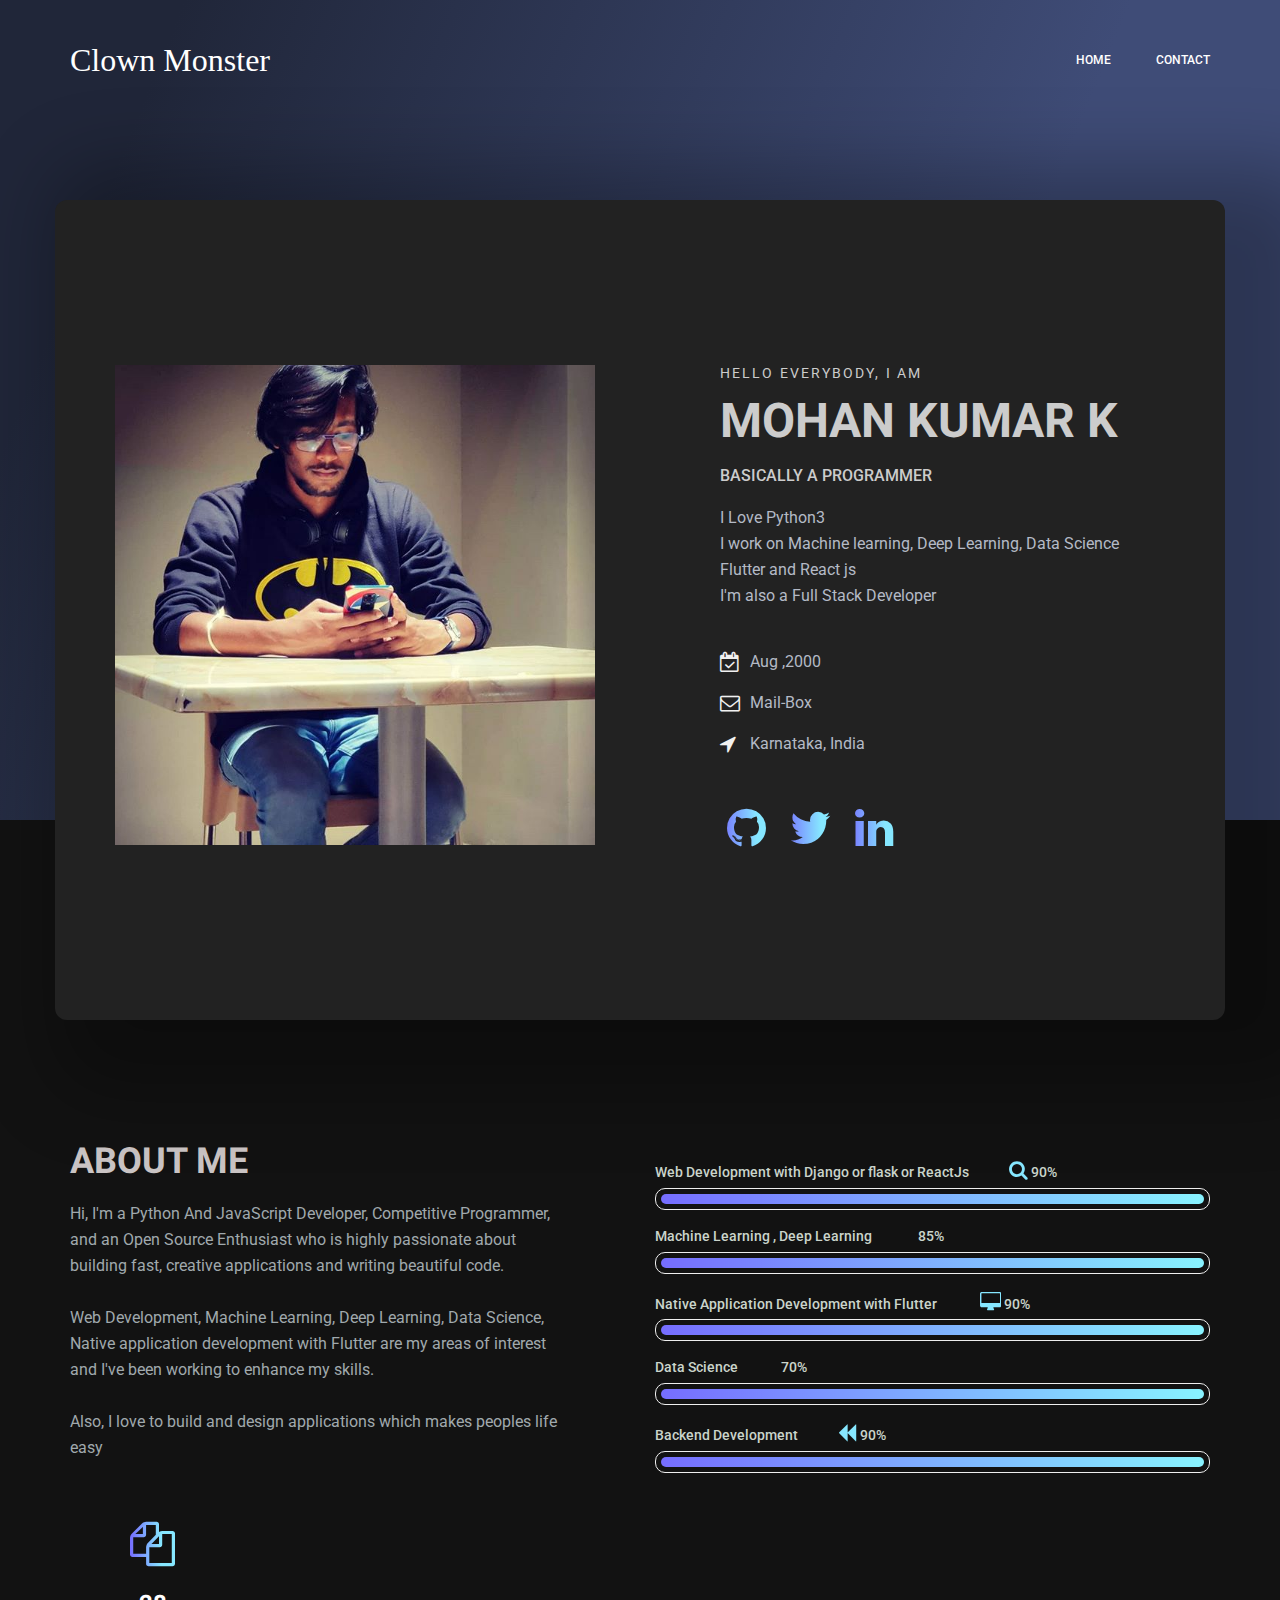
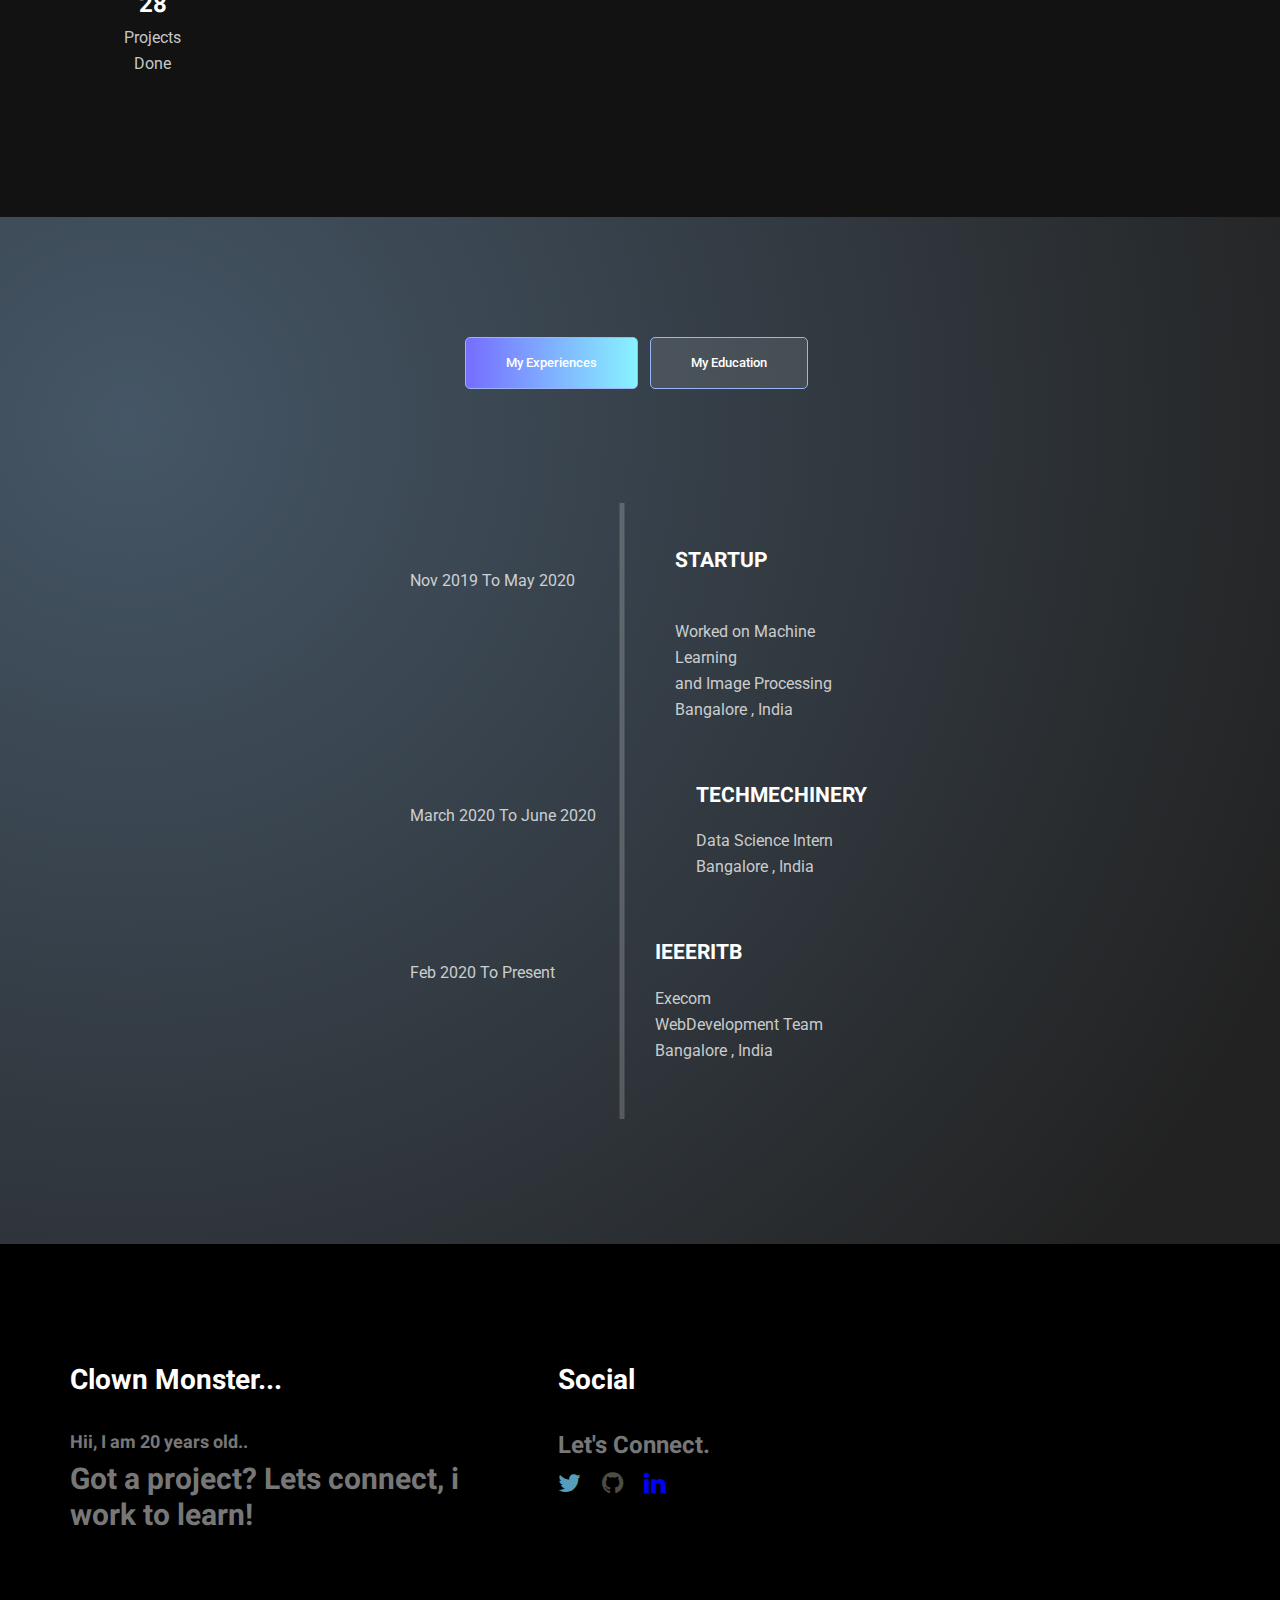
<file: index.html>
<!doctype html>
<html lang="en">
    <head>


        <!-- Required meta tags -->
        <meta charset="utf-8">
        <meta name="viewport" content="width=device-width, initial-scale=1, shrink-to-fit=no">
        <link rel="icon" href="img/favicon.png" type="image/png">
        <title>ClownMonster</title>

		<meta name="description" content="ClownMonster is a programmer who loves to work with Python3"> 
		<meta property="og:title" content="About ClownMonster"/>
		<meta property="og:url" content="" />
		<meta property="og:description" content="ClownMonster is a programmer who loves to work with Python3">
		<meta property="og:image" content="/image.png"/> 
		<meta property="og:type" content=”Portfolio” />

        <link rel="stylesheet" href="css/bootstrap.css">
        <link rel="stylesheet" href="vendors/linericon/style.css">
        <link rel="stylesheet" href="css/font-awesome.min.css">
        <link rel="stylesheet" href="vendors/owl-carousel/owl.carousel.min.css">
        <link rel="stylesheet" href="vendors/lightbox/simpleLightbox.css">
        <link rel="stylesheet" href="vendors/nice-select/css/nice-select.css">
        <link rel="stylesheet" href="vendors/animate-css/animate.css">
        <link rel="stylesheet" href="vendors/popup/magnific-popup.css">
        <link rel="stylesheet" href="css/style.css">
		<link rel="stylesheet" href="css/responsive.css">
		
    </head>
    <body>
        
        <!--================Header Menu Area =================-->
        <header class="header_area">
            <div class="main_menu">
            	<nav class="navbar navbar-expand-lg navbar-light">
					<div class="container box_1620">
						<!-- Brand and toggle get grouped for better mobile display -->
						<a class="nav-title" href="./index.html">Clown Monster</a>
						<button class="navbar-toggler" type="button" data-toggle="collapse" data-target="#navbarSupportedContent" aria-controls="navbarSupportedContent" aria-expanded="false" aria-label="Toggle navigation">
							<span class="icon-bar"></span>
							<span class="icon-bar"></span>
							<span class="icon-bar"></span>
						</button>
						<!-- Collect the nav links, forms, and other content for toggling -->
						<div class="collapse navbar-collapse offset" id="navbarSupportedContent">
							<ul class="nav navbar-nav menu_nav ml-auto">
								<li class="nav-item active"><a class="nav-link" href="./index.html">Home</a></li> 
								<li class="nav-item"><a class="nav-link" href="./contact.html">Contact</a></li>

							</ul>
						</div> 
					</div>
            	</nav>
            </div>
		</header>
		

		
        <!--================Header Menu Area =================-->
        
        <!--================Home Banner Area =================-->
        <section class="home_banner_area">
			<div class="black_1">
           	<div class="container box_1620">
           		<div class="banner_inner d-flex align-items-center">
					<div class="banner_content">
						<div class="media">
							<div class="d-flex">
								<img src="./img/profile_pic.png" alt="..." loading="lazy" alt="main_image">
							</div>
							<div class="media-body">
								<div class="personal_text">
									<h6>Hello Everybody, i am</h6>
									<div class="Hello"> <h3>Mohan Kumar K</h3> </div>
									<h4>Basically A Programmer</h4>

									<p>I Love Python3 <br>I work on Machine learning, Deep Learning, Data Science<br>Flutter and React js<br/>I'm also a Full Stack Developer</p>
									
									
									
									<ul class="list basic_info">
										 <li><a href="https://calendar.google.com/calendar/r/week/2001/5/27" target="_blank"><i class="fa fa-calendar-check-o" aria-hidden="true"></i>Aug ,2000</a></li> 
										<li ><a href="mailto:mk6386223@gmail.com" target="_blank" ><i class="fa fa-envelope-o" aria-hidden="true"></i>Mail-Box</a></li> 
										<li><a href="" target="_blank"><i class="fa fa-location-arrow" aria-hidden="true"></i> Karnataka, India</a></li>
									</ul>



									<ul class="list personal_social">
										<li><a href="https://github.com/ClownMonster" target="_blank"><i class="fa fa-github"></i></a></li>
										<li><a href="https://twitter.com/Clown_Monster10" target=" _blank"><i class="fa fa-twitter"></i></a></li>
										<li><a href="https://www.linkedin.com/in/mohan-kumar-k-6bbba8184/" target=" _blank"><i class="fa fa-linkedin"></i></a></li>

									</ul>
								</div>
							</div>
						</div>
					</div>
				</div>
			</div>
		</div>
        </section>
        <!--================End Home Banner Area =================-->
        
        <!--================Welcome Area =================-->
        <section class="welcome_area p_120">
        	<div class="container">
        		<div class="row welcome_inner">
        			<div class="col-lg-6">
        				<div class="welcome_text">
        					<h4>About Me</h4>
        					<p>Hi, I'm a Python And JavaScript Developer, Competitive Programmer,  and an Open Source Enthusiast who is highly passionate about building fast, creative applications and writing beautiful code.<br>

								<br>Web Development, Machine Learning, Deep Learning, Data Science, Native application development with Flutter are my areas of interest and I've been working to enhance my skills.<br>
								
								<br>Also, I love to build and design applications which makes peoples life easy</p>
        					<div class="row">
        						<div class="col-md-4">
        							<div class="wel_item">
										<i class="fa fa-files-o" aria-hidden="true"></i>
        								<h4>28</h4>
        								<p> Projects <br> Done
										</p>
        							</div>
        						</div>

							</div>
							
        				</div>
        			</div>
        			<div class="col-lg-6">
        				<div class="tools_expert">
        					<div class="skill_main">
																 
								<div class="skill_item">
									<h4> Web Development with Django or flask or ReactJs<i class="fa fa-search" aria-hidden="true"></i> <span class="counter"> 90</span>%</h4>
									<div class="progress_br">
										<div class="progress">
											<div class="progress-bar" role="progressbar" aria-valuenow="90" aria-valuemin="0" aria-valuemax="100"></div>
										</div>
									</div>
								</div>
								<div class="skill_item">
									<h4> Machine Learning , Deep Learning <i class="fa fa-microchip" ></i> <span class="counter"> 85</span>%</h4>
									<div class="progress_br">
										<div class="progress">
											<div class="progress-bar" role="progressbar" aria-valuenow="90" aria-valuemin="0" aria-valuemax="100"></div>
										</div>
									</div>
								</div>
								<div class="skill_item">
									<h4>Native Application Development with Flutter <i class="fa fa-desktop" ></i><span class="counter"> 90</span>% </h4>
									<div class="progress_br">
										<div class="progress">
											<div class="progress-bar" role="progressbar" aria-valuenow="85" aria-valuemin="0" aria-valuemax="100"></div>
										</div>
									</div>
								</div>
								<div class="skill_item">
									<h4> Data Science<i class="fa fa-font-awesome" > </i> <span class="counter">70</span>%</h4>
									<div class="progress_br">
										<div class="progress">
											<div class="progress-bar" role="progressbar" aria-valuenow="80" aria-valuemin="0" aria-valuemax="100"></div>
										</div>
									</div>
								</div>

								<div class="skill_item">
									<h4>Backend Development<i class="fa fa-backward" ></i> <span class="counter">90</span>%</h4>
									<div class="progress_br">
										<div class="progress">
											<div class="progress-bar" role="progressbar" aria-valuenow="80" aria-valuemin="0" aria-valuemax="100"></div>
										</div>
									</div>
								</div>
							</div>
        				</div>
					</div>
					


        		</div>
        	</div>
        </section>
        <!--================End Welcome Area =================-->
        
        <!--================My Tabs Area =================-->
        <section class="mytabs_area p_120">
        	<div class="container">
        		<div class="tabs_inner">
					<ul class="nav nav-tabs" id="myTab" role="tablist">
						<li class="nav-item">
							<a class="nav-link active" id="home-tab" data-toggle="tab" href="#home" role="tab" aria-controls="home" aria-selected="true">My Experiences</a>
						</li>
						<li class="nav-item">
							<a class="nav-link" id="profile-tab" data-toggle="tab" href="#profile" role="tab" aria-controls="profile" aria-selected="false">My Education</a>
						</li>
					</ul>
					<div class="tab-content" id="myTabContent">
						<div class="tab-pane fade show active" id="home" role="tabpanel" aria-labelledby="home-tab">
							<ul class="list">
                                <li>
                                    
                                    
									<div class="media">
										<div class="d-flex">
											<p>Nov 2019 To May 2020</p>
										</div>
										<div class="media-body">
											<h4>StartUp</h4>
                                            <p><br />Worked on Machine Learning <br/>
                                            and Image Processing
                                             <br/> Bangalore , India</p>
											
										</div>
									</div>
								</li>
								
								<li>
									
                                <div class="media">
                                    <div class="d-flex">
                                        <p>March 2020 To June 2020</p>
                                    </div>
                                    <div class="media-body">
                                    <h4>TechMechinery</h4>
                                        <p>Data Science Intern </br>Bangalore , India</p>
                                    </div>
                                </div>
								</li>
								<li>
                                    
                                    
									<div class="media">
										<div class="d-flex">
											<p>Feb 2020 To Present</p>
										</div>
										<div class="media-body">
											<h4>IEEERITB</h4>
											<p>Execom<br />WebDevelopment Team<br> Bangalore , India</p>
											
										</div>
									</div>
								</li>
								
							</ul>
						</div>
						<div class="tab-pane fade" id="profile" role="tabpanel" aria-labelledby="profile-tab">
							<ul class="list">
								<li>
									<span></span>
									<div class="media">
										<div class="d-flex">
											<p>August 2018 To present</p>
										</div>
										<div class="media-body">
											<h4>B.E </h4>
											<p>Information Science and Engineering<br/>M S Ramaiah Institute of Technology, Bangalore</p>
											
										</div>
									</div>
								</li>
								<li>
									<span></span>
									<div class="media">
										<div class="d-flex">
											<p>June 2016 To March 2018</p>
										</div>
										<div class="media-body">
											<h4>PUC</h4>
											<p> Science Stream <br />PCMB </p>
										</div>
									</div>
								</li>
								<li>
								<span></span>
									<div class="media">
										<div class="d-flex">
											<p>June 2013 To March 2016</p>
										</div>
										<div class="media-body">
											<h4>High School</h4>
										</div>
									</div>
								</li>
							</ul>
						</div>

					</div>
        		</div>
        	</div>
        </section>
        <!--================End My Tabs Area =================-->
       
        <!--================Feature Area =================-->
        
        </section>
        <!--================End Home Gallery Area =================-->
        
        <footer class="footer_area p_120">
        	<div class="container">
        		<div class="row footer_inner">
					<div class="col-lg-5 col-sm-6">
        				<aside class="f_widget ab_widget">
        					<div class="f_title">
        						<h2>Clown Monster...</h2>
        					</div>
							<p> <h4> Hii, I am 20 years old..<br>  </h4>
							<h2> Got a project? Lets connect, i work to learn!</h2>
														
							<br> 
                            </p>
							
        				</aside>
        			</div>

        			<div class="col-lg-2">
        				<aside class="f_widget social_widget">
        					<div class="f_title">
        						<h2>Social</h2>
        					</div>
        					<p><h3>Let's Connect. </h3></p>
        					<ul class="list">
        						<!-- <li><a href="#"><i class="fa fa-youtube"></i></a></li> -->
								<li><a href="https://twitter.com/Clown_Monster10" style="color: rgb(85, 158, 187);"><i class="fa fa-twitter"></i></a></li>
								<li><a href="https://github.com/ClownMonster" style="color: rgb(76, 77, 69);"><i class="fa fa-github"></i></a></li>
        						<li><a href="https://www.linkedin.com/in/mohan-kumar-k-6bbba8184/" style="color: blue;"><i class="fa fa-linkedin"></i></a></li>
								<!-- <li><a href=""><i class="fa fa-instagram"></i></a></li> -->
								
                            </ul>
        				</aside>
        			</div>
        		</div>
        	</div>
        </footer>
        <!--================End Footer Area =================-->
        
        
        
        
        
        
        <!-- Optional JavaScript -->
        <!-- jQuery first, then Popper.js, then Bootstrap JS -->
        <script src="js/jquery-3.3.1.min.js"></script>
        <script src="js/popper.js"></script>
        <script src="js/bootstrap.min.js"></script>
        <script src="js/stellar.js"></script>
        <script src="vendors/lightbox/simpleLightbox.min.js"></script>
        <script src="vendors/nice-select/js/jquery.nice-select.min.js"></script>
        <script src="vendors/isotope/imagesloaded.pkgd.min.js"></script>
        <script src="vendors/isotope/isotope.pkgd.min.js"></script>
        <script src="vendors/owl-carousel/owl.carousel.min.js"></script>
        <script src="vendors/popup/jquery.magnific-popup.min.js"></script>
        <!-- <script src="js/jquery.ajaxchimp.min.js"></script> -->
        <!-- <script src="vendors/counter-up/jquery.waypoints.min.js"></script>
        <script src="vendors/counter-up/jquery.counterup.min.js"></script> -->
        <!-- <script src="js/mail-script.js"></script> -->
        <script src="js/theme.js"></script>
    </body>
</html>
</file>
<file: vendors/linericon/style.css>
@font-face {
	font-family: 'Linearicons-Free';
	src:url('fonts/Linearicons-Free.eot?w118d');
	src:url('fonts/Linearicons-Free.eot?#iefixw118d') format('embedded-opentype'),
		url('fonts/Linearicons-Free.woff2?w118d') format('woff2'),
		url('fonts/Linearicons-Free.woff?w118d') format('woff'),
		url('fonts/Linearicons-Free.ttf?w118d') format('truetype'),
		url('fonts/Linearicons-Free.svg?w118d#Linearicons-Free') format('svg');
	font-weight: normal;
	font-style: normal;
}

.lnr {
	font-family: 'Linearicons-Free';
	speak: none;
	font-style: normal;
	font-weight: normal;
	font-variant: normal;
	text-transform: none;
	line-height: 1;

	/* Better Font Rendering =========== */
	-webkit-font-smoothing: antialiased;
	-moz-osx-font-smoothing: grayscale;
}

.lnr-home:before {
	content: "\e800";
}
.lnr-apartment:before {
	content: "\e801";
}
.lnr-pencil:before {
	content: "\e802";
}
.lnr-magic-wand:before {
	content: "\e803";
}
.lnr-drop:before {
	content: "\e804";
}
.lnr-lighter:before {
	content: "\e805";
}
.lnr-poop:before {
	content: "\e806";
}
.lnr-sun:before {
	content: "\e807";
}
.lnr-moon:before {
	content: "\e808";
}
.lnr-cloud:before {
	content: "\e809";
}
.lnr-cloud-upload:before {
	content: "\e80a";
}
.lnr-cloud-download:before {
	content: "\e80b";
}
.lnr-cloud-sync:before {
	content: "\e80c";
}
.lnr-cloud-check:before {
	content: "\e80d";
}
.lnr-database:before {
	content: "\e80e";
}
.lnr-lock:before {
	content: "\e80f";
}
.lnr-cog:before {
	content: "\e810";
}
.lnr-trash:before {
	content: "\e811";
}
.lnr-dice:before {
	content: "\e812";
}
.lnr-heart:before {
	content: "\e813";
}
.lnr-star:before {
	content: "\e814";
}
.lnr-star-half:before {
	content: "\e815";
}
.lnr-star-empty:before {
	content: "\e816";
}
.lnr-flag:before {
	content: "\e817";
}
.lnr-envelope:before {
	content: "\e818";
}
.lnr-paperclip:before {
	content: "\e819";
}
.lnr-inbox:before {
	content: "\e81a";
}
.lnr-eye:before {
	content: "\e81b";
}
.lnr-printer:before {
	content: "\e81c";
}
.lnr-file-empty:before {
	content: "\e81d";
}
.lnr-file-add:before {
	content: "\e81e";
}
.lnr-enter:before {
	content: "\e81f";
}
.lnr-exit:before {
	content: "\e820";
}
.lnr-graduation-hat:before {
	content: "\e821";
}
.lnr-license:before {
	content: "\e822";
}
.lnr-music-note:before {
	content: "\e823";
}
.lnr-film-play:before {
	content: "\e824";
}
.lnr-camera-video:before {
	content: "\e825";
}
.lnr-camera:before {
	content: "\e826";
}
.lnr-picture:before {
	content: "\e827";
}
.lnr-book:before {
	content: "\e828";
}
.lnr-bookmark:before {
	content: "\e829";
}
.lnr-user:before {
	content: "\e82a";
}
.lnr-users:before {
	content: "\e82b";
}
.lnr-shirt:before {
	content: "\e82c";
}
.lnr-store:before {
	content: "\e82d";
}
.lnr-cart:before {
	content: "\e82e";
}
.lnr-tag:before {
	content: "\e82f";
}
.lnr-phone-handset:before {
	content: "\e830";
}
.lnr-phone:before {
	content: "\e831";
}
.lnr-pushpin:before {
	content: "\e832";
}
.lnr-map-marker:before {
	content: "\e833";
}
.lnr-map:before {
	content: "\e834";
}
.lnr-location:before {
	content: "\e835";
}
.lnr-calendar-full:before {
	content: "\e836";
}
.lnr-keyboard:before {
	content: "\e837";
}
.lnr-spell-check:before {
	content: "\e838";
}
.lnr-screen:before {
	content: "\e839";
}
.lnr-smartphone:before {
	content: "\e83a";
}
.lnr-tablet:before {
	content: "\e83b";
}
.lnr-laptop:before {
	content: "\e83c";
}
.lnr-laptop-phone:before {
	content: "\e83d";
}
.lnr-power-switch:before {
	content: "\e83e";
}
.lnr-bubble:before {
	content: "\e83f";
}
.lnr-heart-pulse:before {
	content: "\e840";
}
.lnr-construction:before {
	content: "\e841";
}
.lnr-pie-chart:before {
	content: "\e842";
}
.lnr-chart-bars:before {
	content: "\e843";
}
.lnr-gift:before {
	content: "\e844";
}
.lnr-diamond:before {
	content: "\e845";
}
.lnr-linearicons:before {
	content: "\e846";
}
.lnr-dinner:before {
	content: "\e847";
}
.lnr-coffee-cup:before {
	content: "\e848";
}
.lnr-leaf:before {
	content: "\e849";
}
.lnr-paw:before {
	content: "\e84a";
}
.lnr-rocket:before {
	content: "\e84b";
}
.lnr-briefcase:before {
	content: "\e84c";
}
.lnr-bus:before {
	content: "\e84d";
}
.lnr-car:before {
	content: "\e84e";
}
.lnr-train:before {
	content: "\e84f";
}
.lnr-bicycle:before {
	content: "\e850";
}
.lnr-wheelchair:before {
	content: "\e851";
}
.lnr-select:before {
	content: "\e852";
}
.lnr-earth:before {
	content: "\e853";
}
.lnr-smile:before {
	content: "\e854";
}
.lnr-sad:before {
	content: "\e855";
}
.lnr-neutral:before {
	content: "\e856";
}
.lnr-mustache:before {
	content: "\e857";
}
.lnr-alarm:before {
	content: "\e858";
}
.lnr-bullhorn:before {
	content: "\e859";
}
.lnr-volume-high:before {
	content: "\e85a";
}
.lnr-volume-medium:before {
	content: "\e85b";
}
.lnr-volume-low:before {
	content: "\e85c";
}
.lnr-volume:before {
	content: "\e85d";
}
.lnr-mic:before {
	content: "\e85e";
}
.lnr-hourglass:before {
	content: "\e85f";
}
.lnr-undo:before {
	content: "\e860";
}
.lnr-redo:before {
	content: "\e861";
}
.lnr-sync:before {
	content: "\e862";
}
.lnr-history:before {
	content: "\e863";
}
.lnr-clock:before {
	content: "\e864";
}
.lnr-download:before {
	content: "\e865";
}
.lnr-upload:before {
	content: "\e866";
}
.lnr-enter-down:before {
	content: "\e867";
}
.lnr-exit-up:before {
	content: "\e868";
}
.lnr-bug:before {
	content: "\e869";
}
.lnr-code:before {
	content: "\e86a";
}
.lnr-link:before {
	content: "\e86b";
}
.lnr-unlink:before {
	content: "\e86c";
}
.lnr-thumbs-up:before {
	content: "\e86d";
}
.lnr-thumbs-down:before {
	content: "\e86e";
}
.lnr-magnifier:before {
	content: "\e86f";
}
.lnr-cross:before {
	content: "\e870";
}
.lnr-menu:before {
	content: "\e871";
}
.lnr-list:before {
	content: "\e872";
}
.lnr-chevron-up:before {
	content: "\e873";
}
.lnr-chevron-down:before {
	content: "\e874";
}
.lnr-chevron-left:before {
	content: "\e875";
}
.lnr-chevron-right:before {
	content: "\e876";
}
.lnr-arrow-up:before {
	content: "\e877";
}
.lnr-arrow-down:before {
	content: "\e878";
}
.lnr-arrow-left:before {
	content: "\e879";
}
.lnr-arrow-right:before {
	content: "\e87a";
}
.lnr-move:before {
	content: "\e87b";
}
.lnr-warning:before {
	content: "\e87c";
}
.lnr-question-circle:before {
	content: "\e87d";
}
.lnr-menu-circle:before {
	content: "\e87e";
}
.lnr-checkmark-circle:before {
	content: "\e87f";
}
.lnr-cross-circle:before {
	content: "\e880";
}
.lnr-plus-circle:before {
	content: "\e881";
}
.lnr-circle-minus:before {
	content: "\e882";
}
.lnr-arrow-up-circle:before {
	content: "\e883";
}
.lnr-arrow-down-circle:before {
	content: "\e884";
}
.lnr-arrow-left-circle:before {
	content: "\e885";
}
.lnr-arrow-right-circle:before {
	content: "\e886";
}
.lnr-chevron-up-circle:before {
	content: "\e887";
}
.lnr-chevron-down-circle:before {
	content: "\e888";
}
.lnr-chevron-left-circle:before {
	content: "\e889";
}
.lnr-chevron-right-circle:before {
	content: "\e88a";
}
.lnr-crop:before {
	content: "\e88b";
}
.lnr-frame-expand:before {
	content: "\e88c";
}
.lnr-frame-contract:before {
	content: "\e88d";
}
.lnr-layers:before {
	content: "\e88e";
}
.lnr-funnel:before {
	content: "\e88f";
}
.lnr-text-format:before {
	content: "\e890";
}
.lnr-text-format-remove:before {
	content: "\e891";
}
.lnr-text-size:before {
	content: "\e892";
}
.lnr-bold:before {
	content: "\e893";
}
.lnr-italic:before {
	content: "\e894";
}
.lnr-underline:before {
	content: "\e895";
}
.lnr-strikethrough:before {
	content: "\e896";
}
.lnr-highlight:before {
	content: "\e897";
}
.lnr-text-align-left:before {
	content: "\e898";
}
.lnr-text-align-center:before {
	content: "\e899";
}
.lnr-text-align-right:before {
	content: "\e89a";
}
.lnr-text-align-justify:before {
	content: "\e89b";
}
.lnr-line-spacing:before {
	content: "\e89c";
}
.lnr-indent-increase:before {
	content: "\e89d";
}
.lnr-indent-decrease:before {
	content: "\e89e";
}
.lnr-pilcrow:before {
	content: "\e89f";
}
.lnr-direction-ltr:before {
	content: "\e8a0";
}
.lnr-direction-rtl:before {
	content: "\e8a1";
}
.lnr-page-break:before {
	content: "\e8a2";
}
.lnr-sort-alpha-asc:before {
	content: "\e8a3";
}
.lnr-sort-amount-asc:before {
	content: "\e8a4";
}
.lnr-hand:before {
	content: "\e8a5";
}
.lnr-pointer-up:before {
	content: "\e8a6";
}
.lnr-pointer-right:before {
	content: "\e8a7";
}
.lnr-pointer-down:before {
	content: "\e8a8";
}
.lnr-pointer-left:before {
	content: "\e8a9";
}
</file>
<file: vendors/nice-select/css/nice-select.css>
.nice-select {
  -webkit-tap-highlight-color: transparent;
  background-color: #fff;
  border-radius: 5px;
  border: solid 1px #e8e8e8;
  box-sizing: border-box;
  clear: both;
  cursor: pointer;
  display: block;
  float: left;
  font-family: inherit;
  font-size: 14px;
  font-weight: normal;
  height: 42px;
  line-height: 40px;
  outline: none;
  padding-left: 18px;
  padding-right: 30px;
  position: relative;
  text-align: left !important;
  -webkit-transition: all 0.2s ease-in-out;
  transition: all 0.2s ease-in-out;
  -webkit-user-select: none;
     -moz-user-select: none;
      -ms-user-select: none;
          user-select: none;
  white-space: nowrap;
  width: auto; }
  .nice-select:hover {
    border-color: #dbdbdb; }
  .nice-select:active, .nice-select.open, .nice-select:focus {
    border-color: #999; }
  .nice-select:after {
    border-bottom: 2px solid #999;
    border-right: 2px solid #999;
    content: '';
    display: block;
    height: 5px;
    margin-top: -4px;
    pointer-events: none;
    position: absolute;
    right: 12px;
    top: 50%;
    -webkit-transform-origin: 66% 66%;
        -ms-transform-origin: 66% 66%;
            transform-origin: 66% 66%;
    -webkit-transform: rotate(45deg);
        -ms-transform: rotate(45deg);
            transform: rotate(45deg);
    -webkit-transition: all 0.15s ease-in-out;
    transition: all 0.15s ease-in-out;
    width: 5px; }
  .nice-select.open:after {
    -webkit-transform: rotate(-135deg);
        -ms-transform: rotate(-135deg);
            transform: rotate(-135deg); }
  .nice-select.open .list {
    opacity: 1;
    pointer-events: auto;
    -webkit-transform: scale(1) translateY(0);
        -ms-transform: scale(1) translateY(0);
            transform: scale(1) translateY(0); }
  .nice-select.disabled {
    border-color: #ededed;
    color: #999;
    pointer-events: none; }
    .nice-select.disabled:after {
      border-color: #cccccc; }
  .nice-select.wide {
    width: 100%; }
    .nice-select.wide .list {
      left: 0 !important;
      right: 0 !important; }
  .nice-select.right {
    float: right; }
    .nice-select.right .list {
      left: auto;
      right: 0; }
  .nice-select.small {
    font-size: 12px;
    height: 36px;
    line-height: 34px; }
    .nice-select.small:after {
      height: 4px;
      width: 4px; }
    .nice-select.small .option {
      line-height: 34px;
      min-height: 34px; }
  .nice-select .list {
    background-color: #fff;
    border-radius: 5px;
    box-shadow: 0 0 0 1px rgba(68, 68, 68, 0.11);
    box-sizing: border-box;
    margin-top: 4px;
    opacity: 0;
    overflow: hidden;
    padding: 0;
    pointer-events: none;
    position: absolute;
    top: 100%;
    left: 0;
    -webkit-transform-origin: 50% 0;
        -ms-transform-origin: 50% 0;
            transform-origin: 50% 0;
    -webkit-transform: scale(0.75) translateY(-21px);
        -ms-transform: scale(0.75) translateY(-21px);
            transform: scale(0.75) translateY(-21px);
    -webkit-transition: all 0.2s cubic-bezier(0.5, 0, 0, 1.25), opacity 0.15s ease-out;
    transition: all 0.2s cubic-bezier(0.5, 0, 0, 1.25), opacity 0.15s ease-out;
    z-index: 9; }
    .nice-select .list:hover .option:not(:hover) {
      background-color: transparent !important; }
  .nice-select .option {
    cursor: pointer;
    font-weight: 400;
    line-height: 40px;
    list-style: none;
    min-height: 40px;
    outline: none;
    padding-left: 18px;
    padding-right: 29px;
    text-align: left;
    -webkit-transition: all 0.2s;
    transition: all 0.2s; }
    .nice-select .option:hover, .nice-select .option.focus, .nice-select .option.selected.focus {
      background-color: #f6f6f6; }
    .nice-select .option.selected {
      font-weight: bold; }
    .nice-select .option.disabled {
      background-color: transparent;
      color: #999;
      cursor: default; }

.no-csspointerevents .nice-select .list {
  display: none; }

.no-csspointerevents .nice-select.open .list {
  display: block; }
</file>
<file: css/style.css>
/*=====================================================================

@Default Styles

Table of Content:
01/ Variables
02/ predefin
03/ header
04/ button
05/ banner
06/ breadcrumb
07/ about
08/ team
09/ project  
11/ team 
12/ blog 
13/ video  
14/ features  
15/ career  
16/ contact 
17/ footer

=====================================================================*/
/*----------------------------------------------------*/
/*font Variables*/
/*Color Variables*/
/*=================== fonts ====================*/
@import url("https://fonts.googleapis.com/css?family=Heebo:300,400,700,900|Roboto:300,400,500,700");
/*---------------------------------------------------- */
/*----------------------------------------------------*/

.nav-title{
  color:white;
  font-size: 32px;
  font-family: Georgia, 'Times New Roman', Times, serif;
  
}

.nav-title:hover{
  color:white;
}

.list {
  list-style: none;
  margin: 0px;
  padding: 0px; 

}

a {
  text-decoration: none;
  transition: all 0.3s ease-in-out; }
  a:hover, a:focus {
    text-decoration: none;
    outline: none; }

.row.m0 {
  margin: 0px; }

body {
  line-height: 26px;
  font-size: 16px;
  font-family: "Roboto", sans-serif;
  font-weight: normal;
  color: #777777; }

h1, h2, h3, h4, h5, h6 {
  font-family: "Heebo", sans-serif;
  font-weight: bold; }

button:focus {
  outline: none;
  box-shadow: none; }

.p0 {
  padding-left: 0px;
  padding-right: 0px; }

.p_120 {
  padding-top: 120px;
  padding-bottom: 120px; }

.p_100 {
  padding-top: 100px;
  padding-bottom: 100px; }

.pad_top {
  padding-top: 120px; }

.pad_bt {
  padding-bottom: 120px; }

.mt-25 {
  margin-top: 25px; }

@media (min-width: 1200px) {
  .container {
    max-width: 1170px; } }

@media (min-width: 1620px) {
  .box_1620 {
    max-width: 1620px;
    margin: auto;
    width: 100%;
    padding-left: 0px;
    padding-right: 0px; } }
/* Main Title Area css
============================================================================================ */
.main_title {
  text-align: center;
  max-width: 670px;
  margin: 0px auto 75px; }
  .main_title h2 {
    font-family: "Heebo", sans-serif;
    font-size: 36px;
    color: #bbbaba;
    margin-bottom: 15px;
    text-transform: uppercase; }
    .main_title h1 {
      font-family: "Heebo", sans-serif;
      font-size: 36px;
      color: hsl(0, 21%, 91%);
      margin-bottom: 15px;
      text-transform: uppercase; }
  .main_title p {
    font-size: 16px;
    font-family: "Roboto", sans-serif;
    font-weight: normal;
    line-height: 26px;
    color: #777777;
    margin-bottom: 0px; }

/* End Main Title Area css
============================================================================================ */
/*---------------------------------------------------- */
/*----------------------------------------------------*/
.header_area {
  position: absolute;
  width: 100%;
  top: 0;
  left: 0;
  z-index: 99;
  transition: background-color 0.4s, all 0.3s linear; }
  .header_area .navbar {
    background: transparent;
    padding: 0px;
    border: 0px;
    border-radius: 0px; }
    .header_area .navbar .nav .nav-item {
      margin-right: 45px; }
      .header_area .navbar .nav .nav-item .nav-link {
        font: 500 12px/120px "Roboto", sans-serif;
        text-transform: uppercase;
        color: #fff;
        padding: 0px;
        display: inline-block; }
        .header_area .navbar .nav .nav-item .nav-link:after {
          display: none; }
      .header_area .navbar .nav .nav-item:hover .nav-link, .header_area .navbar .nav .nav-item.active .nav-link {
        color: #fff; }
      .header_area .navbar .nav .nav-item.submenu {
        position: relative; }
        .header_area .navbar .nav .nav-item.submenu ul {
          border: none;
          padding: 0px;
          border-radius: 0px;
          box-shadow: none;
          margin: 0px;
          background: #fff;
          box-shadow: 0px 3px 16px 0px rgba(0, 0, 0, 0.1); }
          @media (min-width: 992px) {
            .header_area .navbar .nav .nav-item.submenu ul {
              position: absolute;
              top: 120%;
              left: 0px;
              min-width: 200px;
              text-align: left;
              opacity: 0;
              transition: all 300ms ease-in;
              visibility: hidden;
              display: block;
              border: none;
              padding: 0px;
              border-radius: 0px; } }
          .header_area .navbar .nav .nav-item.submenu ul:before {
            content: "";
            width: 0;
            height: 0;
            border-style: solid;
            border-width: 10px 10px 0 10px;
            border-color: #eeeeee transparent transparent transparent;
            position: absolute;
            right: 24px;
            top: 45px;
            z-index: 3;
            opacity: 0;
            transition: all 400ms linear; }
          .header_area .navbar .nav .nav-item.submenu ul .nav-item {
            display: block;
            float: none;
            margin-right: 0px;
            border-bottom: 1px solid #ededed;
            margin-left: 0px;
            transition: all 0.4s linear; }
            .header_area .navbar .nav .nav-item.submenu ul .nav-item .nav-link {
              line-height: 45px;
              color: #222222;
              padding: 0px 30px;
              transition: all 150ms linear;
              display: block;
              margin-right: 0px; }
            .header_area .navbar .nav .nav-item.submenu ul .nav-item:last-child {
              border-bottom: none; }
            .header_area .navbar .nav .nav-item.submenu ul .nav-item:hover .nav-link {
              background: #766dff;
              color: #fff; }
        @media (min-width: 992px) {
          .header_area .navbar .nav .nav-item.submenu:hover ul {
            visibility: visible;
            opacity: 1;
            top: 100%; } }
        .header_area .navbar .nav .nav-item.submenu:hover ul .nav-item {
          margin-top: 0px; }
      .header_area .navbar .nav .nav-item:last-child {
        margin-right: 0px; }
    .header_area .navbar .search {
      font-size: 12px;
      line-height: 60px;
      display: inline-block;
      color: #222222;
      margin-left: 80px; }
      .header_area .navbar .search i {
        font-weight: 600; }
  .header_area.navbar_fixed .main_menu {
    position: fixed;
    width: 100%;
    top: -70px;
    left: 0;
    right: 0;
    background: #000;
    transform: translateY(70px);
    transition: transform 500ms ease, background-color 500ms ease;
    -webkit-transition: transform 500ms ease, background-color 500ms ease;
    box-shadow: 0px 3px 16px 0px rgba(0, 0, 0, 0.1); }
    .header_area.navbar_fixed .main_menu .navbar .nav .nav-item .nav-link {
      line-height: 70px; }

.top_menu {
  background: #f9f9ff; }
  .top_menu .header_social li {
    display: inline-block;
    margin-right: 15px; }
    .top_menu .header_social li a {
      font-size: 14px;
      color: #777777;
      display: inline-block;
      line-height: 42px;
      transition: all 300ms linear 0s; }
    .top_menu .header_social li:last-child {
      margin-right: 0px; }
    .top_menu .header_social li:hover a {
      color: #766dff; }
  .top_menu .dn_btn {
    line-height: 42px;
    display: inline-block;
    font-size: 12px;
    margin-right: 30px;
    font-family: "Roboto", sans-serif;
    font-weight: normal;
    color: #777777;
    transition: all 300ms linear 0s; }
    .top_menu .dn_btn:hover {
      color: #766dff; }
    .top_menu .dn_btn:last-child {
      margin-right: 0px; }
  .top_menu .lan_pack {
    height: 30px;
    border: 1px solid #eeeeee;
    border-radius: 3px;
    line-height: 28px;
    font-size: 12px;
    font-family: "Roboto", sans-serif;
    font-weight: 500;
    padding-left: 19px;
    padding-right: 36px;
    color: #777777;
    background: #f9f9ff;
    margin-right: 5px;
    margin-top: 8px; }
    .top_menu .lan_pack .current {
      color: #777777; }
    .top_menu .lan_pack:after {
      content: "\f0d7";
      border: none !important;
      font: normal normal normal 12px/1 FontAwesome;
      transform: rotate(0deg);
      height: auto;
      margin-top: -6px;
      right: 20px; }

/*---------------------------------------------------- */
/*----------------------------------------------------*/
/* Home Banner Area css
============================================================================================ */
.blog_id .working{
  margin: auto;
  width:60%;
  margin-left: 35%;
  
  margin-top: auto;
  position : relative;
  font-family: "Lucida Console", Courier, monospace;
  font-size: 40px;
  font-weight: bold;
}
.blog_id .border_line_black {
  margin: 10px 0px;
  background:black;
  width: 50%;
  margin-left: 0%;
  margin-right: 0%;
  height: 1px;
  margin-bottom: 50px;
 }

.border_line_black1 {
  margin: 10px 0px;
  background:rgb(255, 255, 255);
  /* width: 50%; */
  margin-left: 0%;
  margin-right: 80%;
  height: 1px;
  margin-bottom: 50px;
 }

body{
  background:#121212 ;
}


.home_banner_area {
  position: relative;
  z-index: 1;
  /* background-image: -moz-linear-gradient(0deg, #766dff 0%, #88f3ff 100%);
  background-image: -webkit-linear-gradient(0deg, #766dff 0%, #88f3ff 100%);
  background-image: -ms-linear-gradient(0deg, #766dff 0%, #88f3ff 100%); */
  /* background-image: linear-gradient(to right, #a8caba 0%, #5d4157 100%); */
  background-image: linear-gradient( 112.1deg,  rgba(32,38,57,1) 11.4%, rgba(63,76,119,1) 70.2% );
  margin-bottom: 200px; }
  .home_banner_area .box_1620 {
    min-height: 700px;
    border-radius: 12px;
    position: relative;
    bottom: -200px;
    background: #222222;
    padding: 60px;
    box-shadow: 50px 20px 80px 50px rgba(0, 0, 0, 0.3); }
  .home_banner_area .banner_inner {
    position: relative;
    width: 100%;
    min-height: 700px;
    display: flex; }
    .home_banner_area .banner_inner .banner_content {
      color: #222222;
      vertical-align: middle;
      align-self: center;
      text-align: left; }
      .home_banner_area .banner_inner .banner_content .media .d-flex {
        padding-right: 125px; }
      .home_banner_area .banner_inner .banner_content .media .media-body {
        vertical-align: middle;
        align-self: center; }

.blog_banner {
  min-height: 780px;
  position: relative;
  z-index: 1;
  overflow: hidden;
  margin-bottom: 0px; }
  .blog_banner .banner_inner {
    background: #04091e;
    position: relative;
    overflow: hidden;
    width: 100%;
    min-height: 780px;
    z-index: 1; }
    .blog_banner .banner_inner .overlay {
      background: url(../img/banner/banner-2.jpg) no-repeat scroll center center;
      background-size: cover;
      background-attachment: fixed;
      object-fit: cover;
      opacity: .5;
      height: 100%;
      position: absolute;
      left: 0px;
      top: 0px;
      width: 100%;
      z-index: -1; }
    .blog_banner .banner_inner .blog_b_text {
      max-width: 700px;
      margin: auto;
      color: #fff; }
      .blog_banner .banner_inner .blog_b_text h2 {
        font-size: 60px;
        font-weight: bold;
        font-family: "Heebo", sans-serif;
        line-height: 66px;
        margin-bottom: 15px;
        text-transform: uppercase; }
      .blog_banner .banner_inner .blog_b_text p {
        font-size: 16px;
        margin-bottom: 35px; }
      .blog_banner .banner_inner .blog_b_text .white_bg_btn {
        line-height: 42px;
        padding: 0px 45px;
        border-radius: 5px; }

.banner_box {
  max-width: 1620px;
  margin: auto; }

.banner_area {
  position: relative;
  z-index: 1;
  min-height: 350px;
  background-image: -moz-linear-gradient(0deg, #766dff 0%, #88f3ff 100%);
  background-image: -webkit-linear-gradient(0deg, #766dff 0%, #88f3ff 100%);
  background-image: -ms-linear-gradient(0deg, #766dff 0%, #88f3ff 100%);
  margin-bottom: 120px; }
  .banner_area .box_1620 {
    background: #212121;
    min-height: 360px;
    border-radius: 12px;
    position: relative;
    bottom: -120px;
    box-shadow: 0px px 5px 0px rgba(153, 153, 153, 0.3);
   }
  .banner_area .banner_inner {
    position: relative;
    overflow: hidden;
    width: 100%;
    min-height: 360px;
    z-index: 1; }
    .banner_area .banner_inner .banner_content h2 {
      color: #eeeeee;
      font-size: 48px;
      font-family: "Heebo", sans-serif;
      margin-bottom: 0px;
      font-weight: bold; }
    .banner_area .banner_inner .banner_content .page_link a {
      font-size: 14px;
      color: #e6e6e6;
      font-family: "Roboto", sans-serif;
      margin-right: 32px;
      position: relative; }
      .banner_area .banner_inner .banner_content .page_link a:before {
        content: "\e87a";
        font-family: 'Linearicons-Free';
        position: absolute;
        right: -25px;
        top: 50%;
        transform: translateY(-50%); }
      .banner_area .banner_inner .banner_content .page_link a:last-child {
        margin-right: 0px; }
        .banner_area .banner_inner .banner_content .page_link a:last-child:before {
          display: none; }
      .banner_area .banner_inner .banner_content .page_link a:hover {
        color: #766dff; }

/* End Home Banner Area css
============================================================================================ */
/*---------------------------------------------------- */
/*----------------------------------------------------*/
/* Latest Blog Area css
============================================================================================ */
.latest_blog_inner {
  margin-bottom: -30px; }

.l_blog_item {
  margin-bottom: 30px; }
  .l_blog_item .date {
    font-size: 13px;
    font-family: "Roboto", sans-serif;
    font-weight: normal;
    color: #777777;
    margin-top: 20px;
    display: block;
    margin-bottom: 15px; }
  .l_blog_item h4 {
    font-size: 18px;
    line-height: 24px;
    color: #222222;
    border-bottom: 1px solid #eeeeee;
    padding-bottom: 20px;
    margin-bottom: 20px;
    transition: all 300ms linear 0s; }
  .l_blog_item p {
    margin-bottom: 0px; }
  .l_blog_item:hover h4 {
    color: #766dff; }

/* End Latest Blog Area css
============================================================================================ */
/*================= latest_blog_area css =============*/
.single-recent-blog-post {
  margin-bottom: 30px; }
  .single-recent-blog-post .thumb {
    overflow: hidden; }
    .single-recent-blog-post .thumb img {
      transition: all 0.7s linear; }
  .single-recent-blog-post .details {
    padding-top: 30px; }
    .single-recent-blog-post .details .sec_h4 {
      line-height: 24px;
      padding: 10px 0px 13px;
      transition: all 0.3s linear; }
      .single-recent-blog-post .details .sec_h4:hover {
        color: #777777; }
  .single-recent-blog-post .date {
    font-size: 14px;
    line-height: 24px;
    font-weight: 400; }
  .single-recent-blog-post:hover img {
    transform: scale(1.23) rotate(10deg); }

.tags .tag_btn {
  font-size: 12px;
  font-weight: 500;
  line-height: 20px;
  border: 1px solid #eeeeee;
  display: inline-block;
  padding: 1px 18px;
  text-align: center;
  color: #222222; }
  .tags .tag_btn:before {
    background: #766dff; }
  .tags .tag_btn + .tag_btn {
    margin-left: 2px; }

/*========= blog_categorie_area css ===========*/
.blog_categorie_area {
  padding-top: 80px;
  padding-bottom: 80px; }

.categories_post {
  position: relative;
  text-align: center;
  cursor: pointer; }
  .categories_post img {
    max-width: 100%; }
  .categories_post .categories_details {
    position: absolute;
    top: 20px;
    left: 20px;
    right: 20px;
    bottom: 20px;
    background: rgba(34, 34, 34, 0.8);
    color: #fff;
    transition: all 0.3s linear;
    display: flex;
    align-items: center;
    justify-content: center; }
    .categories_post .categories_details h5 {
      margin-bottom: 0px;
      font-size: 18px;
      line-height: 26px;
      text-transform: uppercase;
      color: #fff;
      position: relative; }
    .categories_post .categories_details p {
      font-weight: 300;
      font-size: 14px;
      line-height: 26px;
      margin-bottom: 0px; }
    .categories_post .categories_details .border_line {
      margin: 10px 0px;
      background: #fff;
      width: 100%;
      height: 1px; }
    
  .categories_post:hover .categories_details {
    background-image: -moz-linear-gradient(0deg, #766dff 0%, #88f3ff 100%);
    background-image: -webkit-linear-gradient(0deg, #766dff 0%, #88f3ff 100%);
    background-image: -ms-linear-gradient(0deg, #766dff 0%, #88f3ff 100%);
    opacity: 0.851; }

/*============ blog_left_sidebar css ==============*/
.blog_item {
  margin-bottom: 40px; }

.blog_info {
  padding-top: 30px; }
  .blog_info .post_tag {
    padding-bottom: 20px; }
    .blog_info .post_tag a {
      font: 300 14px/21px "Roboto", sans-serif;
      color: #222222; }
      .blog_info .post_tag a:hover {
        color: #777777; }
      .blog_info .post_tag a.active {
        color: #766dff; }
  .blog_info .blog_meta li a {
    font: 300 14px/20px "Roboto", sans-serif;
    color: #777777;
    vertical-align: middle;
    padding-bottom: 12px;
    display: inline-block; }
    .blog_info .blog_meta li a i {
      color: #222222;
      font-size: 16px;
      font-weight: 600;
      padding-left: 15px;
      line-height: 20px;
      vertical-align: middle; }
    .blog_info .blog_meta li a:hover {
      color: #766dff; }

.blog_post img {
  max-width: 100%; }

.blog_details {
  padding-top: 20px; }
  .blog_details h2 {
    font-size: 24px;
    line-height: 36px;
    color: #222222;
    font-weight: 600;
    transition: all 0.3s linear; }
    .blog_details h2:hover {
      color: #766dff; }
  .blog_details p {
    margin-bottom: 26px; }

.view_btn {
  font-size: 14px;
  line-height: 36px;
  display: inline-block;
  color: #222222;
  font-weight: 500;
  padding: 0px 30px;
  background: #fff; }

.blog_right_sidebar {
  border: 1px solid #eeeeee;
  background: #fafaff;
  padding: 30px; }
  .blog_right_sidebar .widget_title {
    font-size: 18px;
    line-height: 25px;
    background: #766dff;
    text-align: center;
    color: #fff;
    padding: 8px 0px;
    margin-bottom: 30px; }
  .blog_right_sidebar .search_widget .input-group .form-control {
    font-size: 14px;
    line-height: 29px;
    border: 0px;
    width: 100%;
    font-weight: 300;
    color: #fff;
    padding-left: 20px;
    border-radius: 45px;
    z-index: 0;
    background: #766dff; }
    .blog_right_sidebar .search_widget .input-group .form-control.placeholder {
      color: #fff; }
    .blog_right_sidebar .search_widget .input-group .form-control:-moz-placeholder {
      color: #fff; }
    .blog_right_sidebar .search_widget .input-group .form-control::-moz-placeholder {
      color: #fff; }
    .blog_right_sidebar .search_widget .input-group .form-control::-webkit-input-placeholder {
      color: #fff; }
    .blog_right_sidebar .search_widget .input-group .form-control:focus {
      box-shadow: none; }
  .blog_right_sidebar .search_widget .input-group .btn-default {
    position: absolute;
    right: 20px;
    background: transparent;
    border: 0px;
    box-shadow: none;
    font-size: 14px;
    color: #fff;
    padding: 0px;
    top: 50%;
    transform: translateY(-50%);
    z-index: 1; }
  .blog_right_sidebar .author_widget {
    text-align: center; }
    .blog_right_sidebar .author_widget h4 {
      font-size: 18px;
      line-height: 20px;
      color: #222222;
      margin-bottom: 5px;
      margin-top: 30px; }
    .blog_right_sidebar .author_widget p {
      margin-bottom: 0px; }
    .blog_right_sidebar .author_widget .social_icon {
      padding: 7px 0px 15px; }
      .blog_right_sidebar .author_widget .social_icon a {
        font-size: 14px;
        color: #222222;
        transition: all 0.2s linear; }
        .blog_right_sidebar .author_widget .social_icon a + a {
          margin-left: 20px; }
        .blog_right_sidebar .author_widget .social_icon a:hover {
          color: #766dff; }
  .blog_right_sidebar .popular_post_widget .post_item .media-body {
    justify-content: center;
    align-self: center;
    padding-left: 20px; }
    .blog_right_sidebar .popular_post_widget .post_item .media-body h3 {
      font-size: 14px;
      line-height: 20px;
      color: #222222;
      margin-bottom: 4px;
      transition: all 0.3s linear; }
      .blog_right_sidebar .popular_post_widget .post_item .media-body h3:hover {
        color: #766dff; }
    .blog_right_sidebar .popular_post_widget .post_item .media-body p {
      font-size: 12px;
      line-height: 21px;
      margin-bottom: 0px; }
  .blog_right_sidebar .popular_post_widget .post_item + .post_item {
    margin-top: 20px; }
  .blog_right_sidebar .post_category_widget .cat-list li {
    border-bottom: 2px dotted #eee;
    transition: all 0.3s ease 0s;
    padding-bottom: 12px; }
    .blog_right_sidebar .post_category_widget .cat-list li a {
      font-size: 14px;
      line-height: 20px;
      color: #777; }
      .blog_right_sidebar .post_category_widget .cat-list li a p {
        margin-bottom: 0px; }
    .blog_right_sidebar .post_category_widget .cat-list li + li {
      padding-top: 15px; }
    .blog_right_sidebar .post_category_widget .cat-list li:hover {
      border-color: #766dff; }
      .blog_right_sidebar .post_category_widget .cat-list li:hover a {
        color: #766dff; }
  .blog_right_sidebar .newsletter_widget {
    text-align: center; }
    .blog_right_sidebar .newsletter_widget .form-group {
      margin-bottom: 8px; }
    .blog_right_sidebar .newsletter_widget .input-group-prepend {
      margin-right: -1px; }
    .blog_right_sidebar .newsletter_widget .input-group-text {
      background: #fff;
      border-radius: 0px;
      vertical-align: top;
      font-size: 12px;
      line-height: 36px;
      padding: 0px 0px 0px 15px;
      border: 1px solid #eeeeee;
      border-right: 0px; }
    .blog_right_sidebar .newsletter_widget .form-control {
      font-size: 12px;
      line-height: 24px;
      color: #cccccc;
      border: 1px solid #eeeeee;
      border-left: 0px;
      border-radius: 0px; }
      .blog_right_sidebar .newsletter_widget .form-control.placeholder {
        color: #cccccc; }
      .blog_right_sidebar .newsletter_widget .form-control:-moz-placeholder {
        color: #cccccc; }
      .blog_right_sidebar .newsletter_widget .form-control::-moz-placeholder {
        color: #cccccc; }
      .blog_right_sidebar .newsletter_widget .form-control::-webkit-input-placeholder {
        color: #cccccc; }
      .blog_right_sidebar .newsletter_widget .form-control:focus {
        outline: none;
        box-shadow: none; }
    .blog_right_sidebar .newsletter_widget .bbtns {
      background: #766dff;
      color: #fff;
      font-size: 12px;
      line-height: 38px;
      display: inline-block;
      font-weight: 500;
      padding: 0px 24px 0px 24px;
      border-radius: 0; }
    .blog_right_sidebar .newsletter_widget .text-bottom {
      font-size: 12px; }
  .blog_right_sidebar .tag_cloud_widget ul li {
    display: inline-block; }
    .blog_right_sidebar .tag_cloud_widget ul li a {
      display: inline-block;
      border: 1px solid #eee;
      background: #fff;
      padding: 0px 13px;
      margin-bottom: 8px;
      transition: all 0.3s ease 0s;
      color: #222222;
      font-size: 12px; }
      .blog_right_sidebar .tag_cloud_widget ul li a:hover {
        background-image: -moz-linear-gradient(0deg, #766dff 0%, #88f3ff 100%);
        background-image: -webkit-linear-gradient(0deg, #766dff 0%, #88f3ff 100%);
        background-image: -ms-linear-gradient(0deg, #766dff 0%, #88f3ff 100%);
        color: #fff; }
  .blog_right_sidebar .br {
    width: 100%;
    height: 1px;
    background: #eeeeee;
    margin: 30px 0px; }

.blog-pagination {
  padding-top: 25px;
  padding-bottom: 95px; }
  .blog-pagination .page-link {
    border-radius: 0; }
  .blog-pagination .page-item {
    border: none; }

.page-link {
  background: transparent;
  font-weight: 400; }

.blog-pagination .page-item.active .page-link {
  background-color: #766dff;
  border-color: transparent;
  color: #fff; }

.blog-pagination .page-link {
  position: relative;
  display: block;
  padding: 0.5rem 0.75rem;
  margin-left: -1px;
  line-height: 1.25;
  color: #8a8a8a;
  border: none; }

.blog-pagination .page-link .lnr {
  font-weight: 600; }

.blog-pagination .page-item:last-child .page-link,
.blog-pagination .page-item:first-child .page-link {
  border-radius: 0; }

.blog-pagination .page-link:hover {
  color: #fff;
  text-decoration: none;
  background-color: #766dff;
  border-color: #eee; }

/*============ Start Blog Single Styles  =============*/
.single-post-area .social-links {
  padding-top: 10px; }
  .single-post-area .social-links li {
    display: inline-block;
    margin-bottom: 10px; }
    .single-post-area .social-links li a {
      color: #cccccc;
      padding: 7px;
      font-size: 14px;
      transition: all 0.2s linear; }
      .single-post-area .social-links li a:hover {
        color: #222222; }
.single-post-area .blog_details {
  padding-top: 26px; }
  .single-post-area .blog_details p {
    margin-bottom: 10px; }
.single-post-area .quotes {
  margin-top: 20px;
  margin-bottom: 30px;
  padding: 24px 35px 24px 30px;
  background-color: white;
  box-shadow: -20.84px 21.58px 30px 0px rgba(176, 176, 176, 0.1);
  font-size: 14px;
  line-height: 24px;
  color: #777;
  font-style: italic; }
.single-post-area .arrow {
  position: absolute; }
  .single-post-area .arrow .lnr {
    font-size: 20px;
    font-weight: 600; }
.single-post-area .thumb .overlay-bg {
  background: rgba(0, 0, 0, 0.8); }
.single-post-area .navigation-area {
  border-top: 1px solid #eee;
  padding-top: 30px;
  margin-top: 60px; }
  .single-post-area .navigation-area p {
    margin-bottom: 0px; }
  .single-post-area .navigation-area h4 {
    font-size: 18px;
    line-height: 25px;
    color: #222222; }
  .single-post-area .navigation-area .nav-left {
    text-align: left; }
    .single-post-area .navigation-area .nav-left .thumb {
      margin-right: 20px;
      background: #000; }
      .single-post-area .navigation-area .nav-left .thumb img {
        transition: all 300ms linear 0s; }
    .single-post-area .navigation-area .nav-left .lnr {
      margin-left: 20px;
      opacity: 0;
      transition: all 300ms linear 0s; }
    .single-post-area .navigation-area .nav-left:hover .lnr {
      opacity: 1; }
    .single-post-area .navigation-area .nav-left:hover .thumb img {
      opacity: .5; }
    @media (max-width: 767px) {
      .single-post-area .navigation-area .nav-left {
        margin-bottom: 30px; } }
  .single-post-area .navigation-area .nav-right {
    text-align: right; }
    .single-post-area .navigation-area .nav-right .thumb {
      margin-left: 20px;
      background: #000; }
      .single-post-area .navigation-area .nav-right .thumb img {
        transition: all 300ms linear 0s; }
    .single-post-area .navigation-area .nav-right .lnr {
      margin-right: 20px;
      opacity: 0;
      transition: all 300ms linear 0s; }
    .single-post-area .navigation-area .nav-right:hover .lnr {
      opacity: 1; }
    .single-post-area .navigation-area .nav-right:hover .thumb img {
      opacity: .5; }
@media (max-width: 991px) {
  .single-post-area .sidebar-widgets {
    padding-bottom: 0px; } }

.comments-area {
  background: #fafaff;
  border: 1px solid #eee;
  padding: 50px 30px;
  margin-top: 50px; }
  @media (max-width: 414px) {
    .comments-area {
      padding: 50px 8px; } }
  .comments-area h4 {
    text-align: center;
    margin-bottom: 50px;
    color: #222222;
    font-size: 18px; }
  .comments-area h5 {
    font-size: 16px;
    margin-bottom: 0px; }
  .comments-area a {
    color: #222222; }
  .comments-area .comment-list {
    padding-bottom: 48px; }
    .comments-area .comment-list:last-child {
      padding-bottom: 0px; }
    .comments-area .comment-list.left-padding {
      padding-left: 25px; }
    @media (max-width: 413px) {
      .comments-area .comment-list .single-comment h5 {
        font-size: 12px; }
      .comments-area .comment-list .single-comment .date {
        font-size: 11px; }
      .comments-area .comment-list .single-comment .comment {
        font-size: 10px; } }
  .comments-area .thumb {
    margin-right: 20px; }
  .comments-area .date {
    font-size: 13px;
    color: #cccccc;
    margin-bottom: 13px; }
  .comments-area .comment {
    color: #777777;
    margin-bottom: 0px; }
  .comments-area .btn-reply {
    background-color: #fff;
    color: #222222;
    border: 1px solid #eee;
    padding: 2px 18px;
    font-size: 12px;
    display: block;
    font-weight: 600;
    transition: all 300ms linear 0s; }
    .comments-area .btn-reply:hover {
      background-color: #766dff;
      color: #fff; }

.comment-form {
  background: #fafaff;
  text-align: center;
  border: 1px solid #eee;
  padding: 47px 30px 43px;
  margin-top: 50px;
  margin-bottom: 0px; }
  .comment-form h4 {
    text-align: center;
    margin-bottom: 50px;
    font-size: 18px;
    line-height: 22px;
    color: #222222; }
  .comment-form .name {
    padding-left: 0px; }
    @media (max-width: 767px) {
      .comment-form .name {
        padding-right: 0px;
        margin-bottom: 1rem; } }
  .comment-form .email {
    padding-right: 0px; }
    @media (max-width: 991px) {
      .comment-form .email {
        padding-left: 0px; } }
  .comment-form .form-control {
    padding: 8px 20px;
    background: #fff;
    border: none;
    border-radius: 0px;
    width: 100%;
    font-size: 14px;
    color: #777777;
    border: 1px solid transparent; }
    .comment-form .form-control:focus {
      box-shadow: none;
      border: 1px solid #eee; }
  .comment-form textarea.form-control {
    height: 140px;
    resize: none; }
  .comment-form ::-webkit-input-placeholder {
    /* Chrome/Opera/Safari */
    font-size: 13px;
    color: #777; }
  .comment-form ::-moz-placeholder {
    /* Firefox 19+ */
    font-size: 13px;
    color: #777; }
  .comment-form :-ms-input-placeholder {
    /* IE 10+ */
    font-size: 13px;
    color: #777; }
  .comment-form :-moz-placeholder {
    /* Firefox 18- */
    font-size: 13px;
    color: #777; }

/*============ End Blog Single Styles  =============*/
/*---------------------------------------------------- */
/*----------------------------------------------------*/
/* Reservation Form Area css
============================================================================================ */
.reservation_form_area .res_form_inner {
  max-width: 555px;
  margin: auto;
  box-shadow: 0px 10px 30px 0px rgba(153, 153, 153, 0.1);
  padding: 75px 50px;
  position: relative; }
  .reservation_form_area .res_form_inner:before {
    content: "";
    background: url(../img/contact-shap-1.png);
    position: absolute;
    left: -125px;
    height: 421px;
    width: 98px;
    top: 50%;
    transform: translateY(-50%); }
  .reservation_form_area .res_form_inner:after {
    content: "";
    background: url(../img/contact-shap-2.png);
    position: absolute;
    right: -125px;
    height: 421px;
    width: 98px;
    top: 50%;
    transform: translateY(-50%); }

.reservation_form .form-group input {
  height: 40px;
  border-radius: 0px;
  border: 1px solid #eeeeee;
  outline: none;
  box-shadow: none;
  padding: 0px 15px;
  font-size: 13px;
  font-family: "Roboto", sans-serif;
  font-weight: 300;
  color: #999999; }
  .reservation_form .form-group input.placeholder {
    font-size: 13px;
    font-family: "Roboto", sans-serif;
    font-weight: 300;
    color: #999999; }
  .reservation_form .form-group input:-moz-placeholder {
    font-size: 13px;
    font-family: "Roboto", sans-serif;
    font-weight: 300;
    color: #999999; }
  .reservation_form .form-group input::-moz-placeholder {
    font-size: 13px;
    font-family: "Roboto", sans-serif;
    font-weight: 300;
    color: #999999; }
  .reservation_form .form-group input::-webkit-input-placeholder {
    font-size: 13px;
    font-family: "Roboto", sans-serif;
    font-weight: 300;
    color: #999999; }
.reservation_form .form-group .res_select {
  height: 40px;
  border: 1px solid #eeeeee;
  border-radius: 0px;
  width: 100%;
  padding: 0px 15px;
  line-height: 36px; }
  .reservation_form .form-group .res_select .current {
    font-size: 13px;
    font-family: "Roboto", sans-serif;
    font-weight: 300;
    color: #999999; }
  .reservation_form .form-group .res_select:after {
    content: "\e874";
    font-family: 'Linearicons-Free';
    color: #cccccc;
    transform: rotate(0deg);
    border: none;
    margin-top: -17px;
    font-size: 13px;
    right: 22px; }
.reservation_form .form-group:last-child {
  text-align: center; }

/* End Reservation Form Area css
============================================================================================ */
/*============== contact_area css ================*/
.mapBox {
  height: 420px;
  margin-bottom: 80px; }

.contact_info .info_item {
  position: relative;
  padding-left: 45px; }
  .contact_info .info_item i {
    position: absolute;
    left: 0;
    top: 0;
    font-size: 20px;
    line-height: 24px;
    color: #766dff;
    font-weight: 600; }
  .contact_info .info_item h6 {
    font-size: 16px;
    line-height: 24px;
    color: "Roboto", sans-serif;
    font-weight: bold;
    margin-bottom: 0px;
    color: #222222; }
    .contact_info .info_item h6 a {
      color: #222222; }
  .contact_info .info_item p {
    font-size: 14px;
    line-height: 24px;
    padding: 2px 0px; }

.contact_form .form-group {
  margin-bottom: 10px; }
  .contact_form .form-group .form-control {
    font-size: 13px;
    line-height: 26px;
    color: #999;
    border: 1px solid #eeeeee;
    font-family: "Roboto", sans-serif;
    border-radius: 0px;
    padding-left: 20px; }
    .contact_form .form-group .form-control:focus {
      box-shadow: none;
      outline: none; }
    .contact_form .form-group .form-control.placeholder {
      color: #999; }
    .contact_form .form-group .form-control:-moz-placeholder {
      color: #999; }
    .contact_form .form-group .form-control::-moz-placeholder {
      color: #999; }
    .contact_form .form-group .form-control::-webkit-input-placeholder {
      color: #999; }
  .contact_form .form-group textarea {
    resize: none; }
    .contact_form .form-group textarea.form-control {
      height: 140px; }
.contact_form .submit_btn {
  margin-top: 20px;
  cursor: pointer; }

/* Contact Success and error Area css
============================================================================================ */
.modal-message .modal-dialog {
  position: absolute;
  top: 36%;
  left: 50%;
  transform: translateX(-50%) translateY(-50%) !important;
  margin: 0px;
  max-width: 500px;
  width: 100%; }
  .modal-message .modal-dialog .modal-content .modal-header {
    text-align: center;
    display: block;
    border-bottom: none;
    padding-top: 50px;
    padding-bottom: 50px; }
    .modal-message .modal-dialog .modal-content .modal-header .close {
      position: absolute;
      right: -15px;
      top: -15px;
      padding: 0px;
      color: #fff;
      opacity: 1;
      cursor: pointer; }
    .modal-message .modal-dialog .modal-content .modal-header h2 {
      display: block;
      text-align: center;
      color: #766dff;
      padding-bottom: 10px;
      font-family: "Roboto", sans-serif; }
    .modal-message .modal-dialog .modal-content .modal-header p {
      display: block; }

/* End Contact Success and error Area css
============================================================================================ */
/*---------------------------------------------------- */
/*----------------------------------------------------*/
/*============== Elements Area css ================*/
.mb-20 {
  margin-bottom: 20px; }

.mb-30 {

  padding: 10px;
  margin-bottom: 0px; }

.sample-text-area {
  /* background:#121212; */
  box-shadow: 0px 2px 5px 0px rgba(153, 153, 153, 0.3);
  
  padding: 100px 0px; 
}
  .sample-text-area .title_color {
    color: hsl(300, 6%, 74%);
    margin-bottom: 0px; }
  .sample-text-area p {
    color:#a4a4a4;
    font-size:21px;
    font-weight:700px;
    font-family: Roboto Condensed', 'Lucida Sans Typewriter';
    line-height: 27px; }
    .sample-text-area p b {
      font-weight: bold;
      color: #766dff; }
    .sample-text-area p i {
      color: #82e3ee;
      font-style: italic; }
    .sample-text-area p sup {
      color: #766dff;
      font-style: italic; }
    .sample-text-area p sub {
      color: #766dff;
      font-style: italic; }
    .sample-text-area p del {
      color: #766dff; }
    .sample-text-area p u {
      color: #766dff; }

/*============== End Elements Area css ================*/
/*==============Elements Button Area css ================*/
.elements_button .title_color {
  margin-bottom: 30px;
  color: #222222; }

.title_color {
  color: #222222; }

.button-group-area {
  margin-top: 15px; }
  .button-group-area:nth-child(odd) {
    margin-top: 40px; }
  .button-group-area:first-child {
    margin-top: 0px; }
  .button-group-area .theme_btn {
    margin-right: 10px; }
  .button-group-area .white_btn {
    margin-right: 10px; }
  .button-group-area .link {
    text-decoration: underline;
    color: #222222;
    background: transparent; }
    .button-group-area .link:hover {
      color: #fff; }
  .button-group-area .disable {
    background: transparent;
    color: #007bff;
    cursor: not-allowed; }
    .button-group-area .disable:before {
      display: none; }

.primary {
  background: #52c5fd; }
  .primary:before {
    background: #2faae6; }

.success {
  background: #4cd3e3; }
  .success:before {
    background: #2ebccd; }

.info {
  background: #38a4ff; }
  .info:before {
    background: #298cdf; }

.warning {
  background: #f4e700; }
  .warning:before {
    background: #e1d608; }

.danger {
  background: #f54940; }
  .danger:before {
    background: #e13b33; }

.primary-border {
  background: transparent;
  border: 1px solid #52c5fd;
  color: #52c5fd; }
  .primary-border:before {
    background: #52c5fd; }

.success-border {
  background: transparent;
  border: 1px solid #4cd3e3;
  color: #4cd3e3; }
  .success-border:before {
    background: #4cd3e3; }

.info-border {
  background: transparent;
  border: 1px solid #38a4ff;
  color: #38a4ff; }
  .info-border:before {
    background: #38a4ff; }

.warning-border {
  background: #fff;
  border: 1px solid #f4e700;
  color: #f4e700; }
  .warning-border:before {
    background: #f4e700; }

.danger-border {
  background: transparent;
  border: 1px solid #f54940;
  color: #f54940; }
  .danger-border:before {
    background: #f54940; }

.link-border {
  background: transparent;
  border: 1px solid #766dff;
  color: #766dff; }
  .link-border:before {
    background: #766dff; }

.radius {
  border-radius: 3px; }

.circle {
  border-radius: 20px; }

.arrow span {
  padding-left: 5px; }

.e-large {
  line-height: 50px;
  padding-top: 0px;
  padding-bottom: 0px; }

.large {
  line-height: 45px;
  padding-top: 0px;
  padding-bottom: 0px; }

.medium {
  line-height: 30px;
  padding-top: 0px;
  padding-bottom: 0px; }

.small {
  line-height: 25px;
  padding-top: 0px;
  padding-bottom: 0px; }

.general {
  line-height: 38px;
  padding-top: 0px;
  padding-bottom: 0px; }


  .title_color1 {
    color: hsl(300, 6%, 74%);
    margin-bottom: 0px; }

/*==============End Elements Button Area css ================*/
/* =================================== */
/*  Elements Page Styles
/* =================================== */
/*---------- Start Elements Page -------------*/
.generic-banner {
  margin-top: 60px;
  text-align: center; }

.generic-banner .height {
  height: 600px; }

@media (max-width: 767.98px) {
  .generic-banner .height {
    height: 400px; } }
.generic-banner .generic-banner-content h2 {
  line-height: 1.2em;
  margin-bottom: 20px; }

@media (max-width: 991.98px) {
  .generic-banner .generic-banner-content h2 br {
    display: none; } }
.generic-banner .generic-banner-content p {
  text-align: center;
  font-size: 16px; }

@media (max-width: 991.98px) {
  .generic-banner .generic-banner-content p br {
    display: none; } }
.generic-content h1 {
  font-weight: 600; }

.about-generic-area {
  background: #fff; }

.about-generic-area p {
  margin-bottom: 20px; }

.white-bg {
  background: #fff; }

.section-top-border {
  padding: 50px 0;
  border-top: 1px dotted #eee; }

.switch-wrap {
  margin-bottom: 10px; }

.switch-wrap p {
  margin: 0; }

/*---------- End Elements Page -------------*/
.sample-text-area {
  padding: 100px 0 70px 0; }

.sample-text {
  margin-bottom: 0; }

.text-heading {
  /* margin-bottom: 30px; */
  padding-bottom: 40px;
  margin-left: 3%;
  font-size: 47px; }

.typo-list {
  margin-bottom: 10px; }

@media (max-width: 767px) {
  .typo-sec {
    margin-bottom: 30px; } }
@media (max-width: 767px) {
  .element-wrap {
    margin-top: 30px; } }
b, sup, sub, u, del {
  color: #f8b600; }

h1 {
  font-size: 36px; }

h2 {
  font-size: 30px; }

h3 {
  font-size: 24px; }

h4 {
  font-size: 18px; }

h5 {
  font-size: 16px; }

h6 {
  font-size: 14px; }

.typography h1, .typography h2, .typography h3, .typography h4, .typography h5, .typography h6 {
  color: #777777; }

.button-area .border-top-generic {
  padding: 70px 15px;
  border-top: 1px dotted #eee; }

.button-group-area .genric-btn {
  margin-right: 10px;
  margin-top: 10px; }

.button-group-area .genric-btn:last-child {
  margin-right: 0; }

.circle {
  border-radius: 20px; }

.genric-btn {
  display: inline-block;
  outline: none;
  line-height: 40px;
  padding: 0 30px;
  font-size: .8em;
  text-align: center;
  text-decoration: none;
  font-weight: 500;
  cursor: pointer;
  -webkit-transition: all 0.3s ease 0s;
  -moz-transition: all 0.3s ease 0s;
  -o-transition: all 0.3s ease 0s;
  transition: all 0.3s ease 0s; }

.genric-btn:focus {
  outline: none; }

.genric-btn.e-large {
  padding: 0 40px;
  line-height: 50px; }

.genric-btn.large {
  line-height: 45px; }

.genric-btn.medium {
  line-height: 30px; }

.genric-btn.small {
  line-height: 25px; }

.genric-btn.radius {
  border-radius: 3px; }

.genric-btn.circle {
  border-radius: 20px; }

.genric-btn.arrow {
  display: -webkit-inline-box;
  display: -ms-inline-flexbox;
  display: inline-flex;
  -webkit-box-align: center;
  -ms-flex-align: center;
  align-items: center; }

.genric-btn.arrow span {
  margin-left: 10px; }

.genric-btn.default {
  color: #222222;
  background: #f9f9ff;
  border: 1px solid transparent; }

.genric-btn.default:hover {
  border: 1px solid #f9f9ff;
  background: #fff; }

.genric-btn.default-border {
  border: 1px solid #f9f9ff;
  background: #fff; }

.genric-btn.default-border:hover {
  color: #222222;
  background: #f9f9ff;
  border: 1px solid transparent; }

.genric-btn.primary {
  color: #fff;
  background: #f8b600;
  border: 1px solid transparent; }

.genric-btn.primary:hover {
  color: #f8b600;
  border: 1px solid #f8b600;
  background: #fff; }

.genric-btn.primary-border {
  color: #f8b600;
  border: 1px solid #f8b600;
  background: #fff; }

.genric-btn.primary-border:hover {
  color: #fff;
  background: #f8b600;
  border: 1px solid transparent; }

.genric-btn.success {
  color: #fff;
  background: #4cd3e3;
  border: 1px solid transparent; }

.genric-btn.success:hover {
  color: #4cd3e3;
  border: 1px solid #4cd3e3;
  background: #fff; }

.genric-btn.success-border {
  color: #4cd3e3;
  border: 1px solid #4cd3e3;
  background: #fff; }

.genric-btn.success-border:hover {
  color: #fff;
  background: #4cd3e3;
  border: 1px solid transparent; }

.genric-btn.info {
  color: #fff;
  background: #38a4ff;
  border: 1px solid transparent; }

.genric-btn.info:hover {
  color: #38a4ff;
  border: 1px solid #38a4ff;
  background: #fff; }

.genric-btn.info-border {
  color: #38a4ff;
  border: 1px solid #38a4ff;
  background: #fff; }

.genric-btn.info-border:hover {
  color: #fff;
  background: #38a4ff;
  border: 1px solid transparent; }

.genric-btn.warning {
  color: #fff;
  background: #f4e700;
  border: 1px solid transparent; }

.genric-btn.warning:hover {
  color: #f4e700;
  border: 1px solid #f4e700;
  background: #fff; }

.genric-btn.warning-border {
  color: #f4e700;
  border: 1px solid #f4e700;
  background: #fff; }

.genric-btn.warning-border:hover {
  color: #fff;
  background: #f4e700;
  border: 1px solid transparent; }

.genric-btn.danger {
  color: #fff;
  background: #f44a40;
  border: 1px solid transparent; }

.genric-btn.danger:hover {
  color: #f44a40;
  border: 1px solid #f44a40;
  background: #fff; }

.genric-btn.danger-border {
  color: #f44a40;
  border: 1px solid #f44a40;
  background: #fff; }

.genric-btn.danger-border:hover {
  color: #fff;
  background: #f44a40;
  border: 1px solid transparent; }

.genric-btn.link {
  color: #222222;
  background: #f9f9ff;
  text-decoration: underline;
  border: 1px solid transparent; }

.genric-btn.link:hover {
  color: #222222;
  border: 1px solid #f9f9ff;
  background: #fff; }

.genric-btn.link-border {
  color: #222222;
  border: 1px solid #f9f9ff;
  background: #fff;
  text-decoration: underline; }

.genric-btn.link-border:hover {
  color: #222222;
  background: #f9f9ff;
  border: 1px solid transparent; }

.genric-btn.disable {
  color: #222222, 0.3;
  background: #f9f9ff;
  border: 1px solid transparent;
  cursor: not-allowed; }

.generic-blockquote {
  font-size: 24px;
  padding: 30px 50px 30px 30px;
  background: rgb(32, 30, 30);
  border-left: 2px solid #f8b600; }

@media (max-width: 991px) {
  .progress-table-wrap {
    overflow-x: scroll; } }
.progress-table {
  background: #fff;
  padding: 15px 0px 30px 0px;
  min-width: 800px; }

.progress-table .serial {
  width: 11.83%;
  padding-left: 30px; }

.progress-table .country {
  width: 28.07%; }

.progress-table .visit {
  width: 19.74%; }

.progress-table .percentage {
  width: 40.36%;
  padding-right: 50px; }

.progress-table .table-head {
  display: flex; }

.progress-table .table-head .serial, .progress-table .table-head .country, .progress-table .table-head .visit, .progress-table .table-head .percentage {
  color: #222222;
  line-height: 40px;
  text-transform: uppercase;
  font-weight: 500; }

.progress-table .table-row {
  padding: 15px 0;
  border-top: 1px solid #edf3fd;
  display: flex; }

.progress-table .table-row .serial, .progress-table .table-row .country, .progress-table .table-row .visit, .progress-table .table-row .percentage {
  display: flex;
  align-items: center; }

.progress-table .table-row .country img {
  margin-right: 15px; }

.progress-table .table-row .percentage .progress {
  width: 80%;
  border-radius: 0px;
  background: transparent; }

.progress-table .table-row .percentage .progress .progress-bar {
  height: 5px;
  line-height: 5px; }

.progress-table .table-row .percentage .progress .progress-bar.color-1 {
  background-color: #6382e6; }

.progress-table .table-row .percentage .progress .progress-bar.color-2 {
  background-color: #e66686; }

.progress-table .table-row .percentage .progress .progress-bar.color-3 {
  background-color: #f09359; }

.progress-table .table-row .percentage .progress .progress-bar.color-4 {
  background-color: #73fbaf; }

.progress-table .table-row .percentage .progress .progress-bar.color-5 {
  background-color: #73fbaf; }

.progress-table .table-row .percentage .progress .progress-bar.color-6 {
  background-color: #6382e6; }

.progress-table .table-row .percentage .progress .progress-bar.color-7 {
  background-color: #a367e7; }

.progress-table .table-row .percentage .progress .progress-bar.color-8 {
  background-color: #e66686; }

.single-gallery-image {
  margin-top: 30px;
  background-repeat: no-repeat !important;
  background-position: center center !important;
  background-size: cover !important;
  height: 200px;
  -webkit-transition: all 0.3s ease 0s;
  -moz-transition: all 0.3s ease 0s;
  -o-transition: all 0.3s ease 0s;
  transition: all 0.3s ease 0s; }

.single-gallery-image:hover {
  opacity: .8; }

.list-style {
  width: 14px;
  height: 14px; }

.unordered-list li {
  position: relative;
  padding-left: 30px;
  line-height: 1.82em !important; }

.unordered-list li:before {
  content: "";
  position: absolute;
  width: 14px;
  height: 14px;
  border: 3px solid #f8b600;
  background: #fff;
  top: 4px;
  left: 0;
  border-radius: 50%; }

.ordered-list {
  margin-left: 30px; }

.ordered-list li {
  list-style-type: decimal-leading-zero;
  color: #f8b600;
  font-weight: 500;
  line-height: 1.82em !important; }

.ordered-list li span {
  font-weight: 300;
  color: #777777; }

.ordered-list-alpha li {
  margin-left: 30px;
  list-style-type: lower-alpha;
  color: #f8b600;
  font-weight: 500;
  line-height: 1.82em !important; }

.ordered-list-alpha li span {
  font-weight: 300;
  color: #777777; }

.ordered-list-roman li {
  margin-left: 30px;
  list-style-type: lower-roman;
  color: #f8b600;
  font-weight: 500;
  line-height: 1.82em !important; }

.ordered-list-roman li span {
  font-weight: 300;
  color: #777777; }

.single-input {
  display: block;
  width: 100%;
  line-height: 40px;
  border: none;
  outline: none;
  background: #f9f9ff;
  padding: 0 20px; }

.single-input:focus {
  outline: none; }

.input-group-icon {
  position: relative; }

.input-group-icon .icon {
  position: absolute;
  left: 20px;
  top: 0;
  line-height: 40px;
  z-index: 3; }

.input-group-icon .icon i {
  color: #797979; }

.input-group-icon .single-input {
  padding-left: 45px; }

.single-textarea {
  display: block;
  width: 100%;
  line-height: 40px;
  border: none;
  outline: none;
  background: #f9f9ff;
  padding: 0 20px;
  height: 100px;
  resize: none; }

.single-textarea:focus {
  outline: none; }

.single-input-primary {
  display: block;
  width: 100%;
  line-height: 40px;
  border: 1px solid transparent;
  outline: none;
  background: #f9f9ff;
  padding: 0 20px; }

.single-input-primary:focus {
  outline: none;
  border: 1px solid #f8b600; }

.single-input-accent {
  display: block;
  width: 100%;
  line-height: 40px;
  border: 1px solid transparent;
  outline: none;
  background: #f9f9ff;
  padding: 0 20px; }

.single-input-accent:focus {
  outline: none;
  border: 1px solid #eb6b55; }

.single-input-secondary {
  display: block;
  width: 100%;
  line-height: 40px;
  border: 1px solid transparent;
  outline: none;
  background: #f9f9ff;
  padding: 0 20px; }

.single-input-secondary:focus {
  outline: none;
  border: 1px solid #f09359; }

.default-switch {
  width: 35px;
  height: 17px;
  border-radius: 8.5px;
  background: #fff;
  position: relative;
  cursor: pointer; }

.default-switch input {
  position: absolute;
  left: 0;
  top: 0;
  right: 0;
  bottom: 0;
  width: 100%;
  height: 100%;
  opacity: 0;
  cursor: pointer; }

.default-switch input + label {
  position: absolute;
  top: 1px;
  left: 1px;
  width: 15px;
  height: 15px;
  border-radius: 50%;
  background: #f8b600;
  -webkit-transition: all 0.2s;
  -moz-transition: all 0.2s;
  -o-transition: all 0.2s;
  transition: all 0.2s;
  box-shadow: 0px 4px 5px 0px rgba(0, 0, 0, 0.2);
  cursor: pointer; }

.default-switch input:checked + label {
  left: 19px; }

.single-element-widget {
  margin-bottom: 30px; }

.primary-switch {
  width: 35px;
  height: 17px;
  border-radius: 8.5px;
  background: #fff;
  position: relative;
  cursor: pointer; }

.primary-switch input {
  position: absolute;
  left: 0;
  top: 0;
  right: 0;
  bottom: 0;
  width: 100%;
  height: 100%;
  opacity: 0; }

.primary-switch input + label {
  position: absolute;
  left: 0;
  top: 0;
  right: 0;
  bottom: 0;
  width: 100%;
  height: 100%; }

.primary-switch input + label:before {
  content: "";
  position: absolute;
  left: 0;
  top: 0;
  right: 0;
  bottom: 0;
  width: 100%;
  height: 100%;
  background: transparent;
  border-radius: 8.5px;
  cursor: pointer;
  -webkit-transition: all 0.2s;
  -moz-transition: all 0.2s;
  -o-transition: all 0.2s;
  transition: all 0.2s; }

.primary-switch input + label:after {
  content: "";
  position: absolute;
  top: 1px;
  left: 1px;
  width: 15px;
  height: 15px;
  border-radius: 50%;
  background: #fff;
  -webkit-transition: all 0.2s;
  -moz-transition: all 0.2s;
  -o-transition: all 0.2s;
  transition: all 0.2s;
  box-shadow: 0px 4px 5px 0px rgba(0, 0, 0, 0.2);
  cursor: pointer; }

.primary-switch input:checked + label:after {
  left: 19px; }

.primary-switch input:checked + label:before {
  background: #f8b600; }

.confirm-switch {
  width: 35px;
  height: 17px;
  border-radius: 8.5px;
  background: #fff;
  position: relative;
  cursor: pointer; }

.confirm-switch input {
  position: absolute;
  left: 0;
  top: 0;
  right: 0;
  bottom: 0;
  width: 100%;
  height: 100%;
  opacity: 0; }

.confirm-switch input + label {
  position: absolute;
  left: 0;
  top: 0;
  right: 0;
  bottom: 0;
  width: 100%;
  height: 100%; }

.confirm-switch input + label:before {
  content: "";
  position: absolute;
  left: 0;
  top: 0;
  right: 0;
  bottom: 0;
  width: 100%;
  height: 100%;
  background: transparent;
  border-radius: 8.5px;
  -webkit-transition: all 0.2s;
  -moz-transition: all 0.2s;
  -o-transition: all 0.2s;
  transition: all 0.2s;
  cursor: pointer; }

.confirm-switch input + label:after {
  content: "";
  position: absolute;
  top: 1px;
  left: 1px;
  width: 15px;
  height: 15px;
  border-radius: 50%;
  background: #fff;
  -webkit-transition: all 0.2s;
  -moz-transition: all 0.2s;
  -o-transition: all 0.2s;
  transition: all 0.2s;
  box-shadow: 0px 4px 5px 0px rgba(0, 0, 0, 0.2);
  cursor: pointer; }

.confirm-switch input:checked + label:after {
  left: 19px; }

.confirm-switch input:checked + label:before {
  background: #4cd3e3; }

.primary-checkbox {
  width: 16px;
  height: 16px;
  border-radius: 3px;
  background: #fff;
  position: relative;
  cursor: pointer; }

.primary-checkbox input {
  position: absolute;
  left: 0;
  top: 0;
  right: 0;
  bottom: 0;
  width: 100%;
  height: 100%;
  opacity: 0; }

.primary-checkbox input + label {
  position: absolute;
  left: 0;
  top: 0;
  right: 0;
  bottom: 0;
  width: 100%;
  height: 100%;
  border-radius: 3px;
  cursor: pointer;
  border: 1px solid #f1f1f1; }

.single-defination h4 {
  color: #9b9999; }

.single-defination p {
    color: #bbadad; }


.primary-checkbox input:checked + label {
  background: url(../img/elements/primary-check.png) no-repeat center center/cover;
  border: none; }

.confirm-checkbox {
  width: 16px;
  height: 16px;
  border-radius: 3px;
  background: #fff;
  position: relative;
  cursor: pointer; }

.confirm-checkbox input {
  position: absolute;
  left: 0;
  top: 0;
  right: 0;
  bottom: 0;
  width: 100%;
  height: 100%;
  opacity: 0; }

.confirm-checkbox input + label {
  position: absolute;
  left: 0;
  top: 0;
  right: 0;
  bottom: 0;
  width: 100%;
  height: 100%;
  border-radius: 3px;
  cursor: pointer;
  border: 1px solid #f1f1f1; }

.confirm-checkbox input:checked + label {
  background: url(../img/elements/success-check.png) no-repeat center center/cover;
  border: none; }

.disabled-checkbox {
  width: 16px;
  height: 16px;
  border-radius: 3px;
  background: #fff;
  position: relative;
  cursor: pointer; }

.disabled-checkbox input {
  position: absolute;
  left: 0;
  top: 0;
  right: 0;
  bottom: 0;
  width: 100%;
  height: 100%;
  opacity: 0; }

.disabled-checkbox input + label {
  position: absolute;
  left: 0;
  top: 0;
  right: 0;
  bottom: 0;
  width: 100%;
  height: 100%;
  border-radius: 3px;
  cursor: pointer;
  border: 1px solid #f1f1f1; }

.disabled-checkbox input:disabled {
  cursor: not-allowed;
  z-index: 3; }

.disabled-checkbox input:checked + label {
  background: url(../img/elements/disabled-check.png) no-repeat center center/cover;
  border: none; }

.primary-radio {
  width: 16px;
  height: 16px;
  border-radius: 8px;
  background: #fff;
  position: relative;
  cursor: pointer; }

.primary-radio input {
  position: absolute;
  left: 0;
  top: 0;
  right: 0;
  bottom: 0;
  width: 100%;
  height: 100%;
  opacity: 0; }

.primary-radio input + label {
  position: absolute;
  left: 0;
  top: 0;
  right: 0;
  bottom: 0;
  width: 100%;
  height: 100%;
  border-radius: 8px;
  cursor: pointer;
  border: 1px solid #f1f1f1; }

.primary-radio input:checked + label {
  background: url(../img/elements/primary-radio.png) no-repeat center center/cover;
  border: none; }

.confirm-radio {
  width: 16px;
  height: 16px;
  border-radius: 8px;
  background: #fff;
  position: relative;
  cursor: pointer; }

.confirm-radio input {
  position: absolute;
  left: 0;
  top: 0;
  right: 0;
  bottom: 0;
  width: 100%;
  height: 100%;
  opacity: 0; }

.confirm-radio input + label {
  position: absolute;
  left: 0;
  top: 0;
  right: 0;
  bottom: 0;
  width: 100%;
  height: 100%;
  border-radius: 8px;
  cursor: pointer;
  border: 1px solid #f1f1f1; }

.confirm-radio input:checked + label {
  background: url(../img/elements/success-radio.png) no-repeat center center/cover;
  border: none; }

.disabled-radio {
  width: 16px;
  height: 16px;
  border-radius: 8px;
  background: #fff;
  position: relative;
  cursor: pointer; }

.disabled-radio input {
  position: absolute;
  left: 0;
  top: 0;
  right: 0;
  bottom: 0;
  width: 100%;
  height: 100%;
  opacity: 0; }

.disabled-radio input + label {
  position: absolute;
  left: 0;
  top: 0;
  right: 0;
  bottom: 0;
  width: 100%;
  height: 100%;
  border-radius: 8px;
  cursor: pointer;
  border: 1px solid #f1f1f1; }

.disabled-radio input:disabled {
  cursor: not-allowed;
  z-index: 3; }

.unordered-list {
  list-style: none;
  padding: 0px;
  margin: 0px; }

.ordered-list {
  list-style: none;
  padding: 0px; }

.disabled-radio input:checked + label {
  background: url(../img/elements/disabled-radio.png) no-repeat center center/cover;
  border: none; }

.default-select {
  height: 40px; }

.default-select .nice-select {
  border: none;
  border-radius: 0px;
  height: 40px;
  background: #fff;
  padding-left: 20px;
  padding-right: 40px; }

.default-select .nice-select .list {
  margin-top: 0;
  border: none;
  border-radius: 0px;
  box-shadow: none;
  width: 100%;
  padding: 10px 0 10px 0px; }

.default-select .nice-select .list .option {
  font-weight: 300;
  -webkit-transition: all 0.3s ease 0s;
  -moz-transition: all 0.3s ease 0s;
  -o-transition: all 0.3s ease 0s;
  transition: all 0.3s ease 0s;
  line-height: 28px;
  min-height: 28px;
  font-size: 12px;
  padding-left: 20px; }

.default-select .nice-select .list .option.selected {
  color: #f8b600;
  background: transparent; }

.default-select .nice-select .list .option:hover {
  color: #f8b600;
  background: transparent; }

.default-select .current {
  margin-right: 50px;
  font-weight: 300; }

.default-select .nice-select::after {
  right: 20px; }

@media (max-width: 991px) {
  .left-align-p p {
    margin-top: 20px; } }
.form-select {
  height: 40px;
  width: 100%; }

.form-select .nice-select {
  border: none;
  border-radius: 0px;
  height: 40px;
  background: #f9f9ff !important;
  padding-left: 45px;
  padding-right: 40px;
  width: 100%; }

.form-select .nice-select .list {
  margin-top: 0;
  border: none;
  border-radius: 0px;
  box-shadow: none;
  width: 100%;
  padding: 10px 0 10px 0px; }

.mt-10 {
  margin-top: 10px; }

.form-select .nice-select .list .option {
  font-weight: 300;
  -webkit-transition: all 0.3s ease 0s;
  -moz-transition: all 0.3s ease 0s;
  -o-transition: all 0.3s ease 0s;
  transition: all 0.3s ease 0s;
  line-height: 28px;
  min-height: 28px;
  font-size: 12px;
  padding-left: 45px; }

.form-select .nice-select .list .option.selected {
  color: #f8b600;
  background: transparent; }

.form-select .nice-select .list .option:hover {
  color: #f8b600;
  background: transparent; }

.form-select .current {
  margin-right: 50px;
  font-weight: 300; }

.form-select .nice-select::after {
  right: 20px; }

/*---------------------------------------------------- */
/*----------------------------------------------------*/
/* Main Button Area css
============================================================================================ */
.main_btn {
  display: inline-block;
  background-image: linear-gradient(to right, #766dff 0%, #86e8ff 48%, #766dff 100%);
  background-size: 200% auto;
  padding: 0px 40px;
  color: #fff;
  font-family: "Roboto", sans-serif;
  font-size: 13px;
  font-weight: 500;
  line-height: 48px;
  border-radius: 0px;
  outline: none !important;
  box-shadow: none !important;
  text-align: center;
  cursor: pointer;
  border-radius: 5px;
  transition: all 300ms linear 0s; }
  .main_btn:hover {
    background-position: right center;
    color: #fff; }

.main_btn2 {
  display: inline-block;
  background: #f9f9ff;
  padding: 0px 45px;
  color: #222222;
  font-family: "Roboto", sans-serif;
  font-size: 13px;
  font-weight: 500;
  line-height: 48px;
  border-radius: 5px;
  outline: none !important;
  box-shadow: none !important;
  text-align: center;
  border: 1px solid #eeeeee;
  cursor: pointer;
  transition: all 300ms linear 0s; }
  .main_btn2:hover {
    background: #766dff;
    color: #fff;
    border-color: #766dff;
    box-shadow: 0px 10px 20px 0px rgba(250, 51, 63, 0.25); }

.submit_btn {
  width: auto;
  display: inline-block;
  background: #766dff;
  padding: 0px 50px;
  color: #fff;
  font-family: "Roboto", sans-serif;
  font-size: 13px;
  font-weight: 500;
  line-height: 50px;
  border-radius: 5px;
  outline: none !important;
  box-shadow: none !important;
  text-align: center;
  border: 1px solid #766dff;
  cursor: pointer;
  transition: all 300ms linear 0s; }
  .submit_btn:hover {
    background: transparent;
    color: #766dff; }

.white_bg_btn {
  display: inline-block;
  background: #f9f9ff;
  padding: 0px 35px;
  color: #222222;
  font-family: "Roboto", sans-serif;
  font-size: 13px;
  font-weight: 500;
  line-height: 34px;
  border-radius: 0px;
  outline: none !important;
  box-shadow: none !important;
  text-align: center;
  cursor: pointer;
  transition: all 300ms linear 0s; }
  .white_bg_btn:hover {
    background-image: -moz-linear-gradient(0deg, #766dff 0%, #88f3ff 100%);
    background-image: -webkit-linear-gradient(0deg, #766dff 0%, #88f3ff 100%);
    background-image: -ms-linear-gradient(0deg, #766dff 0%, #88f3ff 100%);
    color: #fff;
    border: none; }

.black_btn {
  padding: 0px 44px;
  line-height: 50px;
  background: #222222;
  color: #766dff;
  display: inline-block;
  border-radius: 5px;
  font-size: 13px;
  font-family: "Roboto", sans-serif;
  font-weight: 500;
  transition: all 300ms linear 0s; }
  .black_btn:hover {
    background: #766dff;
    color: #222222; }

/* End Main Button Area css
============================================================================================ */
/*---------------------------------------------------- */
/*----------------------------------------------------*/
/* Welcome Area css
============================================================================================ */
.welcome_inner .welcome_img {
  background: #eeeeee;
  margin-left: 40px;
  padding-left: 30px;
  padding-right: 30px;
  padding-bottom: 30px; }


  .welcome_inner .welcome_img img {
    margin-top: -30px; }

.welcome_text h4 {
  
  color: #cac4c4;
  font-family: "Heebo", sans-serif;
  font-size: 36px;
  margin-bottom: 18px;
  text-transform: uppercase;
 }
.welcome_text p {
  color: #a0a9ad;
  font-size: 16px;
  max-width: 495px;
  font-family: "Roboto", sans-serif;
  margin-bottom: 40px; }



  .wel_item:hover {
    text-align: center;
    border: 1px  solid  #86e7ff;
    padding: 20px 20px;
    border-radius: 14px;
    background-color: #222222; 
    box-shadow: 1.5px 1.5px 0px 0px #2c2b2b;
  }

.wel_item {
  text-align: center;
  border: 1px ;
  min-height: 100%;
  padding: 20px 20px;
  border-radius: 5px;
   }


  .wel_item i {
    padding-bottom: 15px;
    
    /* padding-left:30%; */
    font-size: 45px;
    background: linear-gradient(to right, #766dff 0%, #86e7ff 70%);
    -webkit-background-clip: text;
    -webkit-text-fill-color: transparent; }

    


  .wel_item h4 {
    font-size: 24px;
    font-family: "Heebo", sans-serif;
    font-weight: bold;
    color: #ffffff;
    margin-bottom: 5px;
    margin-top: 10px; }
  .wel_item p {
    font-size: 16px;
    font-family: "Roboto", sans-serif;
    color: #c7c7c7;
    margin-bottom: 0px; }

.tools_expert {
  padding: 20px 0px 0px 0px; }
  .tools_expert .skill_main .skill_item {
    margin-bottom: 18px; }
    .tools_expert .skill_main .skill_item:last-child {
      margin-bottom: 0px; }
    .tools_expert   .skill_item i {

      padding-left: 40px;
      /* padding-right: 20px; */
      font-size: 20px;
      background: linear-gradient(to right, #766dff 0%, #86e7ff 70%);
      -webkit-background-clip: text;
      -webkit-text-fill-color: transparent; 
    }

    .tools_expert .skill_main .skill_item h4 {
      text-align: none;
      font-size: 14px;
      font-family: "Roboto", sans-serif;
      font-weight: 500;
      color: #cad4cb;
      margin-bottom: 7px; }
    .tools_expert .skill_main .skill_item .progress_br {
      border: 1px solid #eeeeee;
      padding: 5px;
      border-radius: 10px; }
    .tools_expert .skill_main .skill_item .progress {
        background-image: -moz-linear-gradient(0deg, #766dff 0%, #88f3ff 100%);
        background-image: -webkit-linear-gradient(0deg, #766dff 0%, #88f3ff 100%);
        background-image: -ms-linear-gradient(0deg, #766dff 0%, #88f3ff 100%);
        height: 10px;
        border-radius: 10px;
      }
      

/* End Welcome Area css
============================================================================================ */
/* My Tabs Area css
============================================================================================ */
.mytabs_area {
  
   background-image: radial-gradient( circle farthest-corner at 10% 20%,  rgba(69,86,102,1) 0%, rgba(34,34,34,1) 90% );
 }

.tabs_inner .nav.nav-tabs {
  display: block;
  text-align: center;
  border: none;
  margin-bottom: 120px; }
  .tabs_inner .nav.nav-tabs li {
    display: inline-block;
    margin-right: 8px; }
    .tabs_inner .nav.nav-tabs li a {
      margin: 0px;
      line-height: 50px;
      border-radius: 5px;
      padding: 0px 40px;
      font-size: 13px;
      font-weight: 500;
      color: #fff;
      font-family: "Roboto", sans-serif;
      border: 1px solid #9ab5f5;
      background: rgba(255, 255, 255, 0.1); }
      


      .tabs_inner .nav.nav-tabs li a.active {
        /* background: #fff;
        color: #222222;  */
        background-image: -moz-linear-gradient(0deg, #766dff 0%, #88f3ff 100%);
        background-image: -webkit-linear-gradient(0deg, #766dff 0%, #88f3ff 100%);
        background-image: -ms-linear-gradient(0deg, #766dff 0%, #88f3ff 100%);
      }
.tabs_inner .tab-content .tab-pane .list {
  max-width: 460px;
  margin: auto;
  position: relative;
  padding-top: 40px;
  padding-bottom: 60px; }
  .tabs_inner .tab-content .tab-pane .list:before {
    content: "";
    height: 100%;
    width: 5px;
    background: rgba(255, 255, 255, 0.2);
    position: absolute;
    left: 46%;
    transform: translateX(-50%);
    top: -5px; }
  .tabs_inner .tab-content .tab-pane .list li {
    margin-bottom: 60px;
    position: relative; }
    .tabs_inner .tab-content .tab-pane .list li span {
      height: 15px;
      width: 15px;
      border-radius: 50%;
      display: block;
      background: rgba(255, 255, 255, 0.2);
      position: absolute;
      left: 46%;
      top: 30px;
      transform: translateX(-50%); }
      .tabs_inner .tab-content .tab-pane .list li span:before {
        content: '';
        height: 7px;
        width: 7px;
        background: #fff;
        border-radius: 50%;
        position: absolute;
        left: 52%;
        top: 4px;
        transform: translateX(-50%); }
    .tabs_inner .tab-content .tab-pane .list li:last-child {
      margin-bottom: 0px; }
    .tabs_inner .tab-content .tab-pane .list li .media .d-flex {
      padding-right: 100px; }
      .tabs_inner .tab-content .tab-pane .list li .media .d-flex p {
        color: rgba(255, 255, 255, 0.75);
        margin-bottom: 0px;
        padding-top: 20px; }
    .tabs_inner .tab-content .tab-pane .list li .media .media-body h4 {
      color: #fff;
      font-size: 21px;
      text-transform: uppercase;
      margin-bottom: 20px; }
    .tabs_inner .tab-content .tab-pane .list li .media .media-body p {
      color: rgba(255, 255, 255, 0.75);
      margin-bottom: 0px; }

/* End My Tabs Area css
============================================================================================ */
/* Feature Area css
============================================================================================ */

  .feature_area.feature_tow {
    background: #fff; }
    .feature_area.feature_tow .feature_item {
      background: #f9f9ff; }
      .feature_area.feature_tow .feature_item:hover {
        background: #fff; }
  .feature_area.white_feature {
    background: #fff; }
    .feature_area.white_feature .feature_item {
      background: #f9f9ff; }
      .feature_area.white_feature .feature_item:hover {
        background: #fff; }
        .feature_item i {

          padding-left: 40px;
          padding-right: 20px;
          font-size: 150px;
          background: linear-gradient(to right, #766dff 0%, #86e7ff 70%);
          -webkit-background-clip: text;
          -webkit-text-fill-color: transparent; 
        }

.feature_inner {
  margin-bottom: -30px; }

.feature_item {
  padding: 50px 35px;
  border: 1px solid #807d7d;
  border-radius: 10px;
  transition: all 300ms linear 0s;
  background: #121212;
  margin-bottom: 30px;
  box-shadow: 3px 5px 8px 3px ;
}
  /* .feature_item i {
    margin-bottom: 35px;
    display: block; }
    .feature_item i:before {
      margin-left: 0px;
      font-size: 60px;
      color: #e1e1e1;
      line-height: 60px; } */


  .feature_item h4 {
    color: #b1afaf;
    font-size: 21px;
    font-family: "Heebo", sans-serif;
    font-weight: bold;
    margin-bottom: 20px;
    text-transform: uppercase; }
  .feature_item p {
    margin-bottom: 0px; }
  .feature_item .main_btn {
    padding: 0px 30px;
    line-height: 38px; }
  .feature_item:hover {
    box-shadow: 0px 25px 48px 0px rgba(161, 155, 155, 0.671);
    /* border-color: #fff; */
    background: #121212;
    border: 3px solid #121212;

    border-radius: 30px 30px 30px 30px;
  }
  .feature_item h4:hover {
    color: #000000;
    font-size: 21px;
    font-family: "Heebo", sans-serif;
    font-weight: bold;
    margin-bottom: 20px;
    text-transform: uppercase; }
    .feature_item:hover i:before {
      background: linear-gradient(to right, #8490ff 0%, #62bdfc 70%);
      -webkit-background-clip: text;
      -webkit-text-fill-color: transparent; }

/* End Feature Area css
============================================================================================ */
/* Personal Profile Area css
============================================================================================ */
.profile_area .col-lg-7 {
  vertical-align: middle;
  align-self: center; }

.profile_inner {
  border-bottom: 1px solid #eeeeee; }
  .profile_inner .personal_text {
    padding-left: 95px; }

.personal_text h6 {
  font-size: 14px;
  font-family: "Roboto", sans-serif;
  text-transform: uppercase;
  letter-spacing: 2.1px;
  font-weight: normal;
  margin-bottom: 12px;
  color: #cccccc; }
.personal_text h4 {
  font-size: 16px;
  font-weight: 500;
  font-family: "Roboto", sans-serif;
  text-transform: uppercase;
  margin-bottom: 20px;
  color: #cccccc; }
.personal_text h3 {
  font-size: 48px;
  text-transform: uppercase;
  margin-bottom: 15px;
  color: #cccccc; }
.personal_text p {
  font-family: "Roboto", sans-serif;
  max-width: 540px;
  color: #b4bac6;
  margin-bottom: 40px; }
.personal_text .basic_info li {
  margin-bottom: 15px; }
  .personal_text .basic_info li a {
    position: relative;
    padding-left: 30px;
    font-size: 16px;
    color: #b4bac6; }
    

    .personal_text .basic_info li a i {
      position: absolute;
      left: 0px;
      top: 50%;
      transform: translateY(-50%);
      font-size: 20px;
      color:#f1f1f1;
     }

     .personal_text .basic_info li a i:hover {
      position: absolute;
      left: 0px;
      top: 50%;
      transform: translateY(-50%);
      font-size: 20px;
      color: #86e7ff ;
     }



  .personal_text .basic_info li:last-child {
    margin-bottom: 0px; }
.personal_text .personal_social {
  margin-top: 45px; }
  .personal_text .personal_social li {
    display: inline-block;
    margin-right: 7px; }
    .personal_text .personal_social li:last-child {
      margin-right: 0px; }
    .personal_text .personal_social li a {
       text-align: center;
       line-height: 53px;
       width: 53px;
       display: inline-block;
       border-radius: 8px;
        /* padding-left:30%; */
        font-size: 45px;
        background: linear-gradient(to right, #766dff 0%, #86e7ff 70%);
        -webkit-background-clip: text;
        -webkit-text-fill-color: transparent; }
      /* line-height: 53px;
      width: 53px;
      background-image: -moz-linear-gradient(0deg, #766dff 0%, #77da26 100%);
      background-image: -webkit-linear-gradient(0deg, #3d34c2 0%, #171d0d 100%);
      background-image: -ms-linear-gradient(0deg, #766dff 0%, #c3c11b 100%);
      /* background: #e8e8e8; */
      /* border-radius: 8px;
      display: inline-block;
      text-align: center;
      color: #fff;
      font-size: 25px; } */ 
    .personal_text .personal_social li:hover a {
      background-image: -moz-linear-gradient(0deg, #766dff 0%, #88f3ff 100%);
      background-image: -webkit-linear-gradient(0deg, #c7d3c5 0%, #4b595a 100%);
      background-image: -ms-linear-gradient(0deg, #766dff 0%, #88f3ff 100%); }

/* End Personal Profile Area css
============================================================================================ */
/*---------------------------------------------------- */
/*----------------------------------------------------*/
/* Gallery Area css
============================================================================================ */
.isotope_fillter {
  margin-bottom: 50px; }
  .isotope_fillter .gallery_filter {
    text-align: center; }
    .isotope_fillter .gallery_filter li {
      display: inline-block;
      margin-right: 45px; }
      .isotope_fillter .gallery_filter li:last-child {
        margin-right: 0px; }
      .isotope_fillter .gallery_filter li a {
        font-size: 12px;
        font-family: "Roboto", sans-serif;
        font-weight: 500;
        color: #222222;
        transition: all 300ms linear 0s;
        text-transform: uppercase; }
      .isotope_fillter .gallery_filter li:hover a, .isotope_fillter .gallery_filter li.active a {
        color: #766dff; }

.gallery_f_inner {
  margin-bottom: -45px; }

.h_gallery_item {
  display: inline-block;
  margin-bottom: 45px; }
  .h_gallery_item .g_img_item {
    position: relative;
    text-align: center;
    overflow: hidden;
    border-radius: 5px; }
    .h_gallery_item .g_img_item:before {
      content: "";
      width: 100%;
      height: 100%;
      left: 0px;
      top: 0px;
      background-image: -moz-linear-gradient(0deg, #766dff 0%, #88f3ff 100%);
      background-image: -webkit-linear-gradient(0deg, #766dff 0%, #88f3ff 100%);
      background-image: -ms-linear-gradient(0deg, #766dff 0%, #88f3ff 100%);
      position: absolute;
      opacity: 0;
      transition: all 300ms ease; }
    .h_gallery_item .g_img_item .light {
      position: absolute;
      left: 0px;
      top: 50%;
      transform: translateY(-50%);
      width: 100%;
      text-align: center;
      opacity: 0; }
  .h_gallery_item .g_item_text {
    text-align: center; }
    .h_gallery_item .g_item_text h4 {
      color: #222222;
      font-size: 21px;
      margin-top: 22px;
      transition: all 300ms linear 0s; }
    .h_gallery_item .g_item_text p {
      margin-bottom: 0px; }
  .h_gallery_item:hover .g_img_item:before {
    opacity: .85; }
  .h_gallery_item:hover .g_img_item .light {
    opacity: 1; }
  .h_gallery_item:hover .g_item_text h4:hover {
    color: #766dff; }

.more_btn {
  text-align: center;
  margin-top: 80px; }

/* End Gallery Area css
============================================================================================ */
/*---------------------------------------------------- */
/*----------------------------------------------------*/
/* Testimonials Area css
============================================================================================ */



.wel_item1:hover {
  text-align: center;
  border: 1px  solid  #86e7ff;
  padding: 20px 20px;
  border-radius: 14px;
  background-color: #222222; 
  box-shadow: 1.5px 1.5px 0px 0px #2c2b2b;
}

.wel_item1 {
text-align: center;
border: 1px ;
min-height: 100%;
padding: 20px 20px;
border-radius: 5px;
 }


.wel_item1 i {
  padding-bottom: 15px;
  
  /* padding-left:30%; */
  font-size: 45px;
  background: linear-gradient(to right, #766dff 0%, #86e7ff 70%);
  -webkit-background-clip: text;
  -webkit-text-fill-color: transparent; }

  


.wel_item1 h4 {
  font-size: 24px;
  font-family: "Heebo", sans-serif;
  font-weight: bold;
  color: #ffffff;
  margin-bottom: 5px;
  margin-top: 10px; }
.wel_item1 p {
  font-size: 16px;
  font-family: "Roboto", sans-serif;
  color: #c7c7c7;
  margin-bottom: 0px; }


.testimonials_area {
  background: #121212; }

  .testimonials_area.testi_two {
    background: #fff; }

    .testimonials_area.testi_two .testi_inner {
      margin-top: -20px;
      margin-bottom: -20px; }

    .testimonials_area.testi_two .owl-item {
      padding: 20px 0px; }

    .testimonials_area.testi_two .testi_item {
      background: #f9f9ff;
      border-color: #f9f9ff;
      transition: all 300ms linear 0s; }
      
      .testimonials_area.testi_two .testi_item:hover {
        background: #fff;
        border-color: #fff;
        box-shadow: 0px 10px 30px 0px rgba(153, 153, 153, 0.1); }

.testi_inner .col-lg-3 {
  vertical-align: middle;
  align-self: center; }

.test_title h2 {
  color: rgb(255, 255, 255);
  font-size: 36px;
  font-family: "Roboto", sans-serif;
  font-weight: bold;
  margin-bottom: 12px; }
.test_title p {
  
  margin-bottom: 0px; }

.testi_item {
  border: 1px solid #eeeeee;
  border-radius: 10px;
  background: #222222;
  padding: 40px 28px; }
  .testi_item p {
    color:#a1a1a1;
    font-style: italic; }

    .testi_item h3 {
      color: #c3c3c3;
      font-size: 22px;
      text-transform: uppercase;
    margin-bottom: 20px; }

  .testi_item h4 {
    color: #c3c3c3;
    font-size: 18px;
    text-transform: uppercase; }
  .testi_item a {
    color: #ffbf00; }

/* End Testimonials Area css
============================================================================================ */
/*---------------------------------------------------- */
/*----------------------------------------------------*/
/* Footer Area css
============================================================================================ */





.footer_area {
  background: #000; }

.f_title {
  margin-bottom: 35px; }

  .f_title h2 {
    color: #fff;
    font-size: 28px;
    font-weight: bold;
    font-family: "Heebo", sans-serif;
    margin-bottom: 0px; }

  .f_title h3 {
    color: #fff;
    font-size: 18px;
    font-weight: bold;
    font-family: "Heebo", sans-serif;
    margin-bottom: 0px; }

.ab_widget p {
  font-size: 14px;
  line-height: 24px;
  font-family: "Roboto", sans-serif;
  color: #777777;
  margin-bottom: 30px; }
  .ab_widget p a {
    color: #766dff; }
  .ab_widget p + p {
    margin-bottom: 0px; }

.news_widget {
  padding-right: 15px; }
  .news_widget p {
    font-size: 14px;
    line-height: 24px;
    font-family: "Roboto", sans-serif;
    color: #777777;
    margin-bottom: 15px; }
  .news_widget .input-group input {
    height: 40px;
    background: transparent;
    border-radius: 0px;
    width: 80%;
    border: none;
    padding: 0px 15px;
    border: 1px solid #1e233b;
    font-size: 14px;
    font-family: "Roboto", sans-serif;
    color: #cccccc;
    outline: none;
    box-shadow: none; }
    .news_widget .input-group input.placeholder {
      font-size: 14px;
      font-family: "Roboto", sans-serif;
      font-weight: normal;
      color: #cccccc; }
    .news_widget .input-group input:-moz-placeholder {
      font-size: 14px;
      font-family: "Roboto", sans-serif;
      font-weight: normal;
      color: #cccccc; }
    .news_widget .input-group input::-moz-placeholder {
      font-size: 14px;
      font-family: "Roboto", sans-serif;
      font-weight: normal;
      color: #cccccc; }
    .news_widget .input-group input::-webkit-input-placeholder {
      font-size: 14px;
      font-family: "Roboto", sans-serif;
      font-weight: normal;
      color: #cccccc; }
  .news_widget .input-group .sub-btn {
    border-radius: 0px;
    background-image: -moz-linear-gradient(0deg, #766dff 0%, #88f3ff 100%);
    background-image: -webkit-linear-gradient(0deg, #766dff 0%, #88f3ff 100%);
    background-image: -ms-linear-gradient(0deg, #766dff 0%, #88f3ff 100%);
    outline: none !important;
    box-shadow: none !important;
    padding: 0px;
    border: none;
    width: 42px;
    cursor: pointer;
    color: #fff; }

.social_widget p {
  font-size: 14px;
  line-height: 24px;
  font-family: "Roboto", sans-serif;
  color: #777777;
  margin-bottom: 10px; }
.social_widget .list li {
  margin-right: 17px;
  display: inline-block; }
  .social_widget .list li a {
    color: #cccccc;
    font-size: 25px;
    transition: all 300ms linear 0s; }

     
  .social_widget .list li:last-child {
    margin-right: 0px; }
  .social_widget .list li:hover a {
    color: #766dff; }

.copy_right_text {
  text-align: center;
  margin-top: 60px; }
  .copy_right_text p a {
    color: #766dff; }

/* End Footer Area css
============================================================================================ */
/*---------------------------------------------------- */

/*# sourceMappingURL=style.css.map */





.bmc-button img{
  width: 33px !important;
  /* margin-top: 12px !important; */
  margin-bottom: 1px !important;
  box-shadow: none !important;
  border: none !important;vertical-align: middle !important;
}
.bmc-button{
  line-height: 36px !important;
  height:37px !important;
  text-decoration: none !important;
  display:inline-flex !important;
  color:#ffffff !important;
  background-color:#FF813F !important;
  border-radius: 3px !important;
  border: 1px solid transparent !important;
  padding: 1px 9px !important;
  font-size: 23px !important;
  letter-spacing: 0.6px !important;
  box-shadow: 0px 1px 2px rgba(190, 190, 190, 0.5) !important;
  -webkit-box-shadow: 0px 1px 2px 2px rgba(190, 190, 190, 0.5) !important;
  margin: 0 auto !important;font-family:'Cookie', cursive !important;
  -webkit-box-sizing: border-box !important;
  box-sizing: border-box !important;
  -o-transition: 0.3s all linear !important;
  -webkit-transition: 0.3s all linear !important;
  -moz-transition: 0.3s all linear !important;
  -ms-transition: 0.3s all linear !important;
  transition: 0.3s all linear !important;
}
.bmc-button:hover, .bmc-button:active, .bmc-button:focus {-webkit-box-shadow: 0px 1px 2px 2px rgba(190, 190, 190, 0.5) !important;
  text-decoration: none !important;
  box-shadow: 0px 1px 2px 2px rgba(190, 190, 190, 0.5) !important;
  opacity: 0.85 !important;color:#ffffff !important;}
</file>
<file: css/responsive.css>
@media (max-width:1619px){
	/* Main Menu Area css
	============================================================================================ */
   .header_area .navbar .search {
		margin-left: 40px;
	}
	/* End Main Menu Area css
	============================================================================================ */
	.banner_area .box_1620 {
		border-radius: 0px;
	}
}
@media (max-width:1300px){
	.testimonials_area .owl-prev, .testimonials_area .owl-next {
		right: auto;
		left: 50%;
		transform: translateX(-50%);
		bottom: 25px;
		top: auto;
	}
	.testimonials_area .owl-prev{
		transform: rotate(90deg);
	}
	.testimonials_area .owl-next{
		transform: rotate(90deg);
		margin-left: -40px;
	}
}
@media (max-width:1199px){
	/* Main Menu Area css
	============================================================================================ */
	.header_area .navbar .nav .nav-item {
		margin-right: 28px;
	}
	/* End Main Menu Area css
	============================================================================================ */
	/* Home Banner Area css
	============================================================================================ */
	.home_banner_area {
		min-height: 728px;
		margin-bottom: 120px;
	}
	.home_banner_area .banner_inner {
		min-height: 650px;
	}
	.header_area .navbar .nav .nav-item.submenu ul {
		left: auto;
		right: 0px;
	}
	/* End Home Banner Area css
	============================================================================================ */
	.banner_content .media{
		display: block;
	}
	.home_banner_area .banner_content{
		max-width: 500px;
		margin: auto;
	}
	.home_banner_area .banner_inner .banner_content .media .d-flex {
		padding-right: 0px;
		display: block;
		width: 100%;
	}
	.home_banner_area .banner_inner .banner_content .media .d-flex img {
		width: 100%;
		height: 100%;
	}
	.home_banner_area .banner_inner .banner_content .media .media-body {
		margin-top: 30px;
	}
	.home_banner_area .box_1620 {
		bottom: -130px;
	}
	.profile_inner .personal_text {
		padding-left: 0px;
	}
	.home_banner_area.blog_banner .banner_inner{
		min-height: 728px;
	}
	.home_banner_area.blog_banner {
		margin-bottom: 0px;
	}
}

@media (max-width:991px){
	/* Main Menu Area css
	============================================================================================ */
    .navbar-toggler {
        border: none;
        border-radius: 0px;
        padding: 0px;
        cursor: pointer;
        margin-top: 27px;
        margin-bottom: 23px;
    }
	.header_area .navbar {
		background: #000;
	}
    .navbar-toggler[aria-expanded="false"] span:nth-child(2) {
		opacity: 1;
	}
	.navbar-toggler[aria-expanded="true"] span:nth-child(2) {
		opacity: 0;
	}
	.navbar-toggler[aria-expanded="true"] span:first-child {
		transform: rotate(-45deg);
		position: relative;
		top: 7.5px;
	}
	.navbar-toggler[aria-expanded="true"] span:last-child {
		transform: rotate(45deg);
		bottom: 6px;
		position: relative;
	}
	.navbar-toggler span{
		display: block;
		width: 25px;
		height: 3px;
		background: #fff;
		margin: auto;
		margin-bottom: 4px;
		transition: all 400ms linear;
		cursor: pointer;
	}
    .navbar .container{
        padding-left: 15px;
        padding-right: 15px;
    }
    .nav{
        padding: 0px 0px;
    }
	.header_area + section, .header_area + row, .header_area + div {
		margin-top: 117px;
	}
    .header_top .nav{
        padding: 0px;
    }
    .header_area .navbar .nav .nav-item .nav-link{
        line-height: 40px;
        margin-right: 0px;
        display: block;
		border-bottom: 1px solid #ededed33;
		border-radius: 0px;
    }
	.header_area.navbar_fixed .main_menu .navbar .nav .nav-item .nav-link {
		line-height: 40px;
	}
    .header_area .navbar .search{
        margin-left: 0px;
    }
	.header_area .navbar-collapse{
		max-height: 340px;
		overflow-y: scroll;
	}
	.header_area .navbar .nav .nav-item.submenu ul .nav-item .nav-link {
		padding: 0px 15px;
	}
	.header_area .navbar .nav .nav-item {
		margin-right: 0px;
	}
	.header_area + section, .header_area + row, .header_area + div {
		margin-top: 0px;
	}
	/* End Main Menu Area css
	============================================================================================ */
	/* Blog page Area css
	============================================================================================ */
	.categories_post img{
        width: 100%;
    }
	.categories_post {
		max-width: 360px;
		margin: 0 auto;
	}
	.blog_categorie_area .col-lg-4{
        margin-top: 30px;
    }
    .blog_area{
        padding-bottom: 80px;
    }
    .single-post-area .blog_right_sidebar{
        margin-top: 30px;
    }
	/* End Blog page Area css
	============================================================================================ */
	
	/* Contact Page Area css
	============================================================================================ */
	.contact_info{
		margin-bottom: 50px;
	}
	.c_details_list{
		margin-top: 30px;
	}
	/* End Contact page Area css
	============================================================================================ */
	.home_banner_area .donation_inner{
		margin-bottom: -30px;
	}
	.home_banner_area .dontation_item{
		max-width: 350px;
		margin: auto;
	}
	/* Footer Area css
	============================================================================================ */
	.footer-area .col-sm-6{
		margin-bottom: 30px;
	}
	.footer_area .f_widget{
		margin-bottom: 30px;
	}
	.footer_area .footer_inner{
		margin-bottom: -30px;
	}
	/* End End Footer Area css
	============================================================================================ */
	.welcome_text{
		margin-bottom: 30px;
	}
	.banner_area .box_1620 {
		bottom: -71px;
	}
	.banner_area {
		margin-bottom: 71px;
	}
	.profile_inner .personal_text {
		padding-top: 30px;
	}
}
@media (max-width:767px){
	.home_banner_area {
		min-height: 570px;
		margin-bottom: 120px;
	}
	.home_banner_area .banner_inner {
		min-height: 500px;
	}
	.home_banner_area .box_1620 {
		min-height: 500px;
	}
	.home_banner_area .banner_inner .banner_content {
		margin-top: 0px;
	}
	/* Blog Page Area css
	============================================================================================ */
    .blog_banner .banner_inner .blog_b_text h2 {
		font-size: 40px;
		line-height: 50px;
	}
	.blog_info.text-right{
		text-align: left !important;
		margin-bottom: 10px;
	}
	/* End Blog Page Area css
	============================================================================================ */
	.home_banner_area .banner_inner .banner_content h3 {
		font-size: 45px;
		line-height: 55px;
	}
	.home_banner_area .banner_inner .banner_content p br {
		display: none;
	}
	.home_banner_area .banner_inner .banner_content h3 span {
		line-height: 45px;
		padding-bottom: 0px;
		padding-top: 0px;
	}
	/* Footer Area css
	============================================================================================ */
	.footer-bottom{
		text-align: center;
	}
	.footer-bottom .footer-social {
		text-align: center;
		margin-top: 15px;
	}
	/* End End Footer Area css
	============================================================================================ */
	.service_inner .col-lg-3 {
		margin-bottom: 0px;
	}
	.service_img{
		max-width: 405px;
		margin: auto;
	}
	.service_inner .service_text {
		padding-top: 30px;
		padding-bottom: 30px;
		max-width: 405px;
		margin: 0px auto 0px;
	}
	.instagram_image a {
		flex: 0 0 33.33%;
		max-width: 33.33%;
	}
	.wel_item {
		margin-bottom: 30px;
	}
}
@media (max-width:600px){
	
}
@media (max-width:575px){
	.top_menu {
		display: none;
	}
	.header_area + section, .header_area + row, .header_area + div {
		margin-top: 0px;
	}
    /* Home Banner Area css
	============================================================================================ */
	.home_banner_area .banner_inner .banner_content h2 {
		font-size: 28px;
	}
	.home_banner_area {
		min-height: 570px;
	}
	.home_banner_area .banner_inner {
		min-height: 500px;
	}
	.blog_banner .banner_inner .blog_b_text {
		margin-top: 0px;
	}
	.home_banner_area .banner_inner .banner_content h5 {
		margin-top: 0px;
	}
	/* End Home Banner Area css
	============================================================================================ */
	.p_120 {
		padding-top: 70px;
		padding-bottom: 70px;
	}
	.main_title h2 {
		font-size: 25px;
	}
	/* Elements Area css
	============================================================================================ */
	.sample-text-area {
		padding: 70px 0 70px 0;
	}
	.generic-blockquote {
		padding: 30px 15px 30px 30px;
	}
	/* End Elements Area css
	============================================================================================ */
	
	/* Blog Page Area css
	============================================================================================ */
	.blog_details h2 {
		font-size: 20px;
		line-height: 30px;
	}
	.blog_banner .banner_inner .blog_b_text h2 {
		font-size: 28px;
		line-height: 38px;
	}
	/* End Blog Page Area css
	============================================================================================ */
	/* Footer Area css
	============================================================================================ */
	.footer-area {
		padding: 70px 0px;
	}
	/* End End Footer Area css
	============================================================================================ */
	.pad_top {
		padding-top: 70px;
	}
	.pad_bt {
		padding-bottom: 70px;
	}
	.home_banner_area .box_1620 {
		bottom: -71px;
		border-radius: 0px;
	}
	.home_banner_area {
		margin-bottom: 71px;
	}
	.tabs_inner .nav.nav-tabs li a {
		line-height: 42px;
		padding: 0px 18px;
	}
	.gallery_f_inner{
		max-width: 340px;
		margin: 0px auto -45px;
	}
	.blog_categorie_area {
		padding-top: 70px;
		padding-bottom: 70px;
	}
}

@media (max-width:480px){
	/* Main Menu Area css
	============================================================================================ */
	.header_area .navbar-collapse{
		max-height: 250px;
	}
	/* End Main Menu Area css
	============================================================================================ */
	
	/* Home Banner Area css
	============================================================================================ */
    .home_banner_area .banner_inner .banner_content {
		padding: 30px 15px;
		margin-top: 0px;
	}
	.banner_content .white_btn {
		display: block;
	}
	/* End Home Banner Area css
	============================================================================================ */
	.banner_area .banner_inner .banner_content h2 {
		font-size: 32px;
	}
	/* Blog Page Area css
	============================================================================================ */
	.comments-area .thumb {
		margin-right: 10px;
	}
	/* End Blog Page Area css
	============================================================================================ */
	.tabs_inner .tab-content .tab-pane .list::before {
		display: none;
	}
	.tabs_inner .tab-content .tab-pane .list li .media .d-flex {
		padding-right: 0px;
		padding-bottom: 18px;
	}
	.tabs_inner .tab-content .tab-pane .list li .media {
		display: block;
	}
	.tabs_inner .tab-content .tab-pane .list li span {
		display: none;
	}
	.tabs_inner .nav.nav-tabs {
		margin-bottom: 0px;
	}
	.isotope_fillter .gallery_filter li {
		margin-right: 17px;
	}
}
</file>
<file: vendors/lightbox/simpleLightbox.css>
.slbOverlay, .slbWrapOuter, .slbWrap {
  position: fixed;
  top: 0;
  right: 0;
  bottom: 0;
  left: 0;
}

.slbOverlay {
  overflow: hidden;
  z-index: 2000;
  background-color: #000;
  opacity: 0.7;
  filter: alpha(opacity=70);
  -webkit-animation: slbOverlay 0.5s;
  -moz-animation: slbOverlay 0.5s;
  animation: slbOverlay 0.5s;
}

.slbWrapOuter {
  overflow-x: hidden;
  overflow-y: auto;
  z-index: 2010;
}

.slbWrap {
  position: absolute;
  text-align: center;
}

.slbWrap:before {
  content: "";
  display: inline-block;
  height: 100%;
  vertical-align: middle;
}

.slbContentOuter {
  display: inline-block;
  vertical-align: middle;
  margin: 0px auto;
  padding: 0 1em;
  box-sizing: border-box;
  z-index: 2020;
  text-align: left;
  max-width: 100%;
}

.slbContentEl .slbContentOuter {
  padding: 5em 1em;
}

.slbContent {
  position: relative;
}

.slbContentEl .slbContent {
  -webkit-animation: slbEnter 0.3s;
  -moz-animation: slbEnter 0.3s;
  animation: slbEnter 0.3s;
  background-color: #fff;
  box-shadow: 0 0.2em 1em rgba(0, 0, 0, 0.4);
}

.slbImageWrap {
  -webkit-animation: slbEnter 0.3s;
  -moz-animation: slbEnter 0.3s;
  animation: slbEnter 0.3s;
  position: relative;
}

.slbImageWrap:after {
  content: "";
  position: absolute;
  left: 0;
  right: 0;
  top: 5em;
  bottom: 5em;
  display: block;
  z-index: -1;
  box-shadow: 0 0.2em 1em rgba(0, 0, 0, 0.6);
  background-color: #FFF;
}

.slbImage {
  width: auto;
  max-width: 100%;
  height: auto;
  display: block;
  line-height: 0;
  box-sizing: border-box;
  padding: 5em 0;
  margin: 0 auto;
}

.slbCaption {
  display: inline-block;
  max-width: 100%;
  overflow: hidden;
  text-overflow: ellipsis;
  white-space: nowrap;
  word-wrap: normal;
  font-size: 1.4em;
  position: absolute;
  left: 0;
  right: 0;
  bottom: 0;
  padding: 0.71429em 0;
  color: #fff;
  color: rgba(255, 255, 255, 0.7);
  text-align: center;
}

.slbCloseBtn, .slbArrow {
  margin: 0;
  padding: 0;
  border: 0;
  cursor: pointer;
  background: none;
}

.slbCloseBtn::-moz-focus-inner, .slbArrow::-moz-focus-inner {
  padding: 0;
  border: 0;
}

.slbCloseBtn:hover, .slbArrow:hover {
  opacity: 0.5;
}

.slbCloseBtn:active, .slbArrow:active {
  opacity: 0.8;
}

.slbCloseBtn {
  -webkit-animation: slbEnter 0.3s;
  -moz-animation: slbEnter 0.3s;
  animation: slbEnter 0.3s;
  font-size: 3em;
  width: 1.66667em;
  height: 1.66667em;
  line-height: 1.66667em;
  position: absolute;
  right: -0.33333em;
  top: 0;
  color: #fff;
  color: rgba(255, 255, 255, 0.7);
  text-align: center;
    outline: none;
    box-shadow: none;
}

.slbLoading .slbCloseBtn {
  display: none;
}

.slbLoadingText {
  font-size: 1.4em;
  color: #fff;
  color: rgba(255, 255, 255, 0.9);
}

.slbArrows {
  position: fixed;
  top: 50%;
  left: 0;
  right: 0;
}

.slbLoading .slbArrows {
  display: none;
}

.slbArrow {
  position: absolute;
  top: 50%;
  margin-top: -5em;
  width: 5em;
  height: 10em;
  opacity: 0.7;
  text-indent: -999em;
  overflow: hidden;
    outline: none;
    box-shadow: none;
}

.slbArrow:before {
  content: "";
  position: absolute;
  top: 50%;
  left: 50%;
  margin: -0.8em 0 0 -0.8em;
  border: 0.8em solid transparent;
}

.slbArrow.next {
  right: 0;
}

.slbArrow.next:before {
  border-left-color: #fff;
}

.slbArrow.prev {
  left: 0;
}

.slbArrow.prev:before {
  border-right-color: #fff;
}

.slbIframeCont {
  width: 80em;
  height: 0;
  overflow: hidden;
  padding-top: 56.25%;
  margin: 5em 0;
}

.slbIframe {
  position: absolute;
  top: 0;
  left: 0;
  width: 100%;
  height: 100%;
  box-shadow: 0 0.2em 1em rgba(0, 0, 0, 0.6);
  background: #000;
}

@-webkit-keyframes slbOverlay {
  from {
    opacity: 0;
  }
  to {
    opacity: 0.7;
  }
}

@-moz-keyframes slbOverlay {
  from {
    opacity: 0;
  }
  to {
    opacity: 0.7;
  }
}

@keyframes slbOverlay {
  from {
    opacity: 0;
  }
  to {
    opacity: 0.7;
  }
}

@-webkit-keyframes slbEnter {
  from {
    opacity: 0;
    -webkit-transform: translate3d(0, -1em, 0);
  }
  to {
    opacity: 1;
    -webkit-transform: translate3d(0, 0, 0);
  }
}

@-moz-keyframes slbEnter {
  from {
    opacity: 0;
    -moz-transform: translate3d(0, -1em, 0);
  }
  to {
    opacity: 1;
    -moz-transform: translate3d(0, 0, 0);
  }
}

@keyframes slbEnter {
  from {
    opacity: 0;
    -webkit-transform: translate3d(0, -1em, 0);
    -moz-transform: translate3d(0, -1em, 0);
    -ms-transform: translate3d(0, -1em, 0);
    -o-transform: translate3d(0, -1em, 0);
    transform: translate3d(0, -1em, 0);
  }
  to {
    opacity: 1;
    -webkit-transform: translate3d(0, 0, 0);
    -moz-transform: translate3d(0, 0, 0);
    -ms-transform: translate3d(0, 0, 0);
    -o-transform: translate3d(0, 0, 0);
    transform: translate3d(0, 0, 0);
  }
}
</file>
